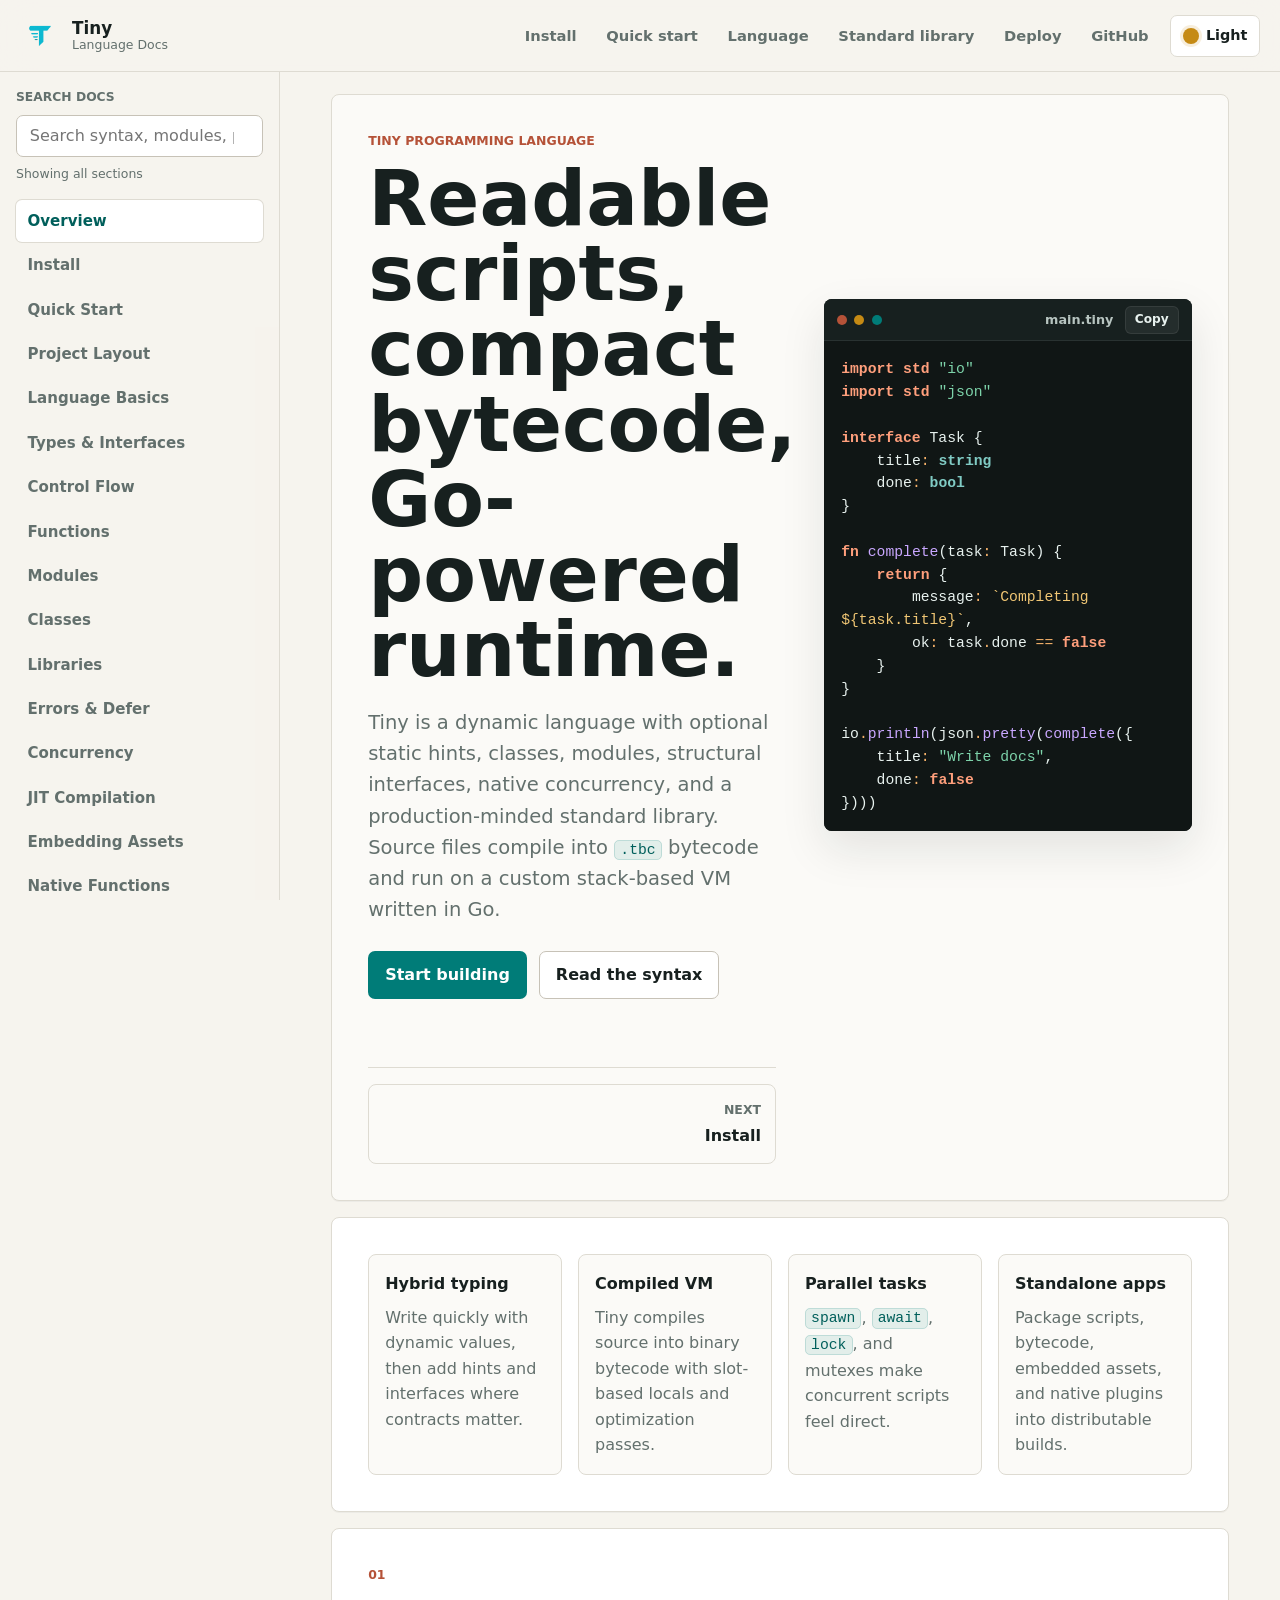
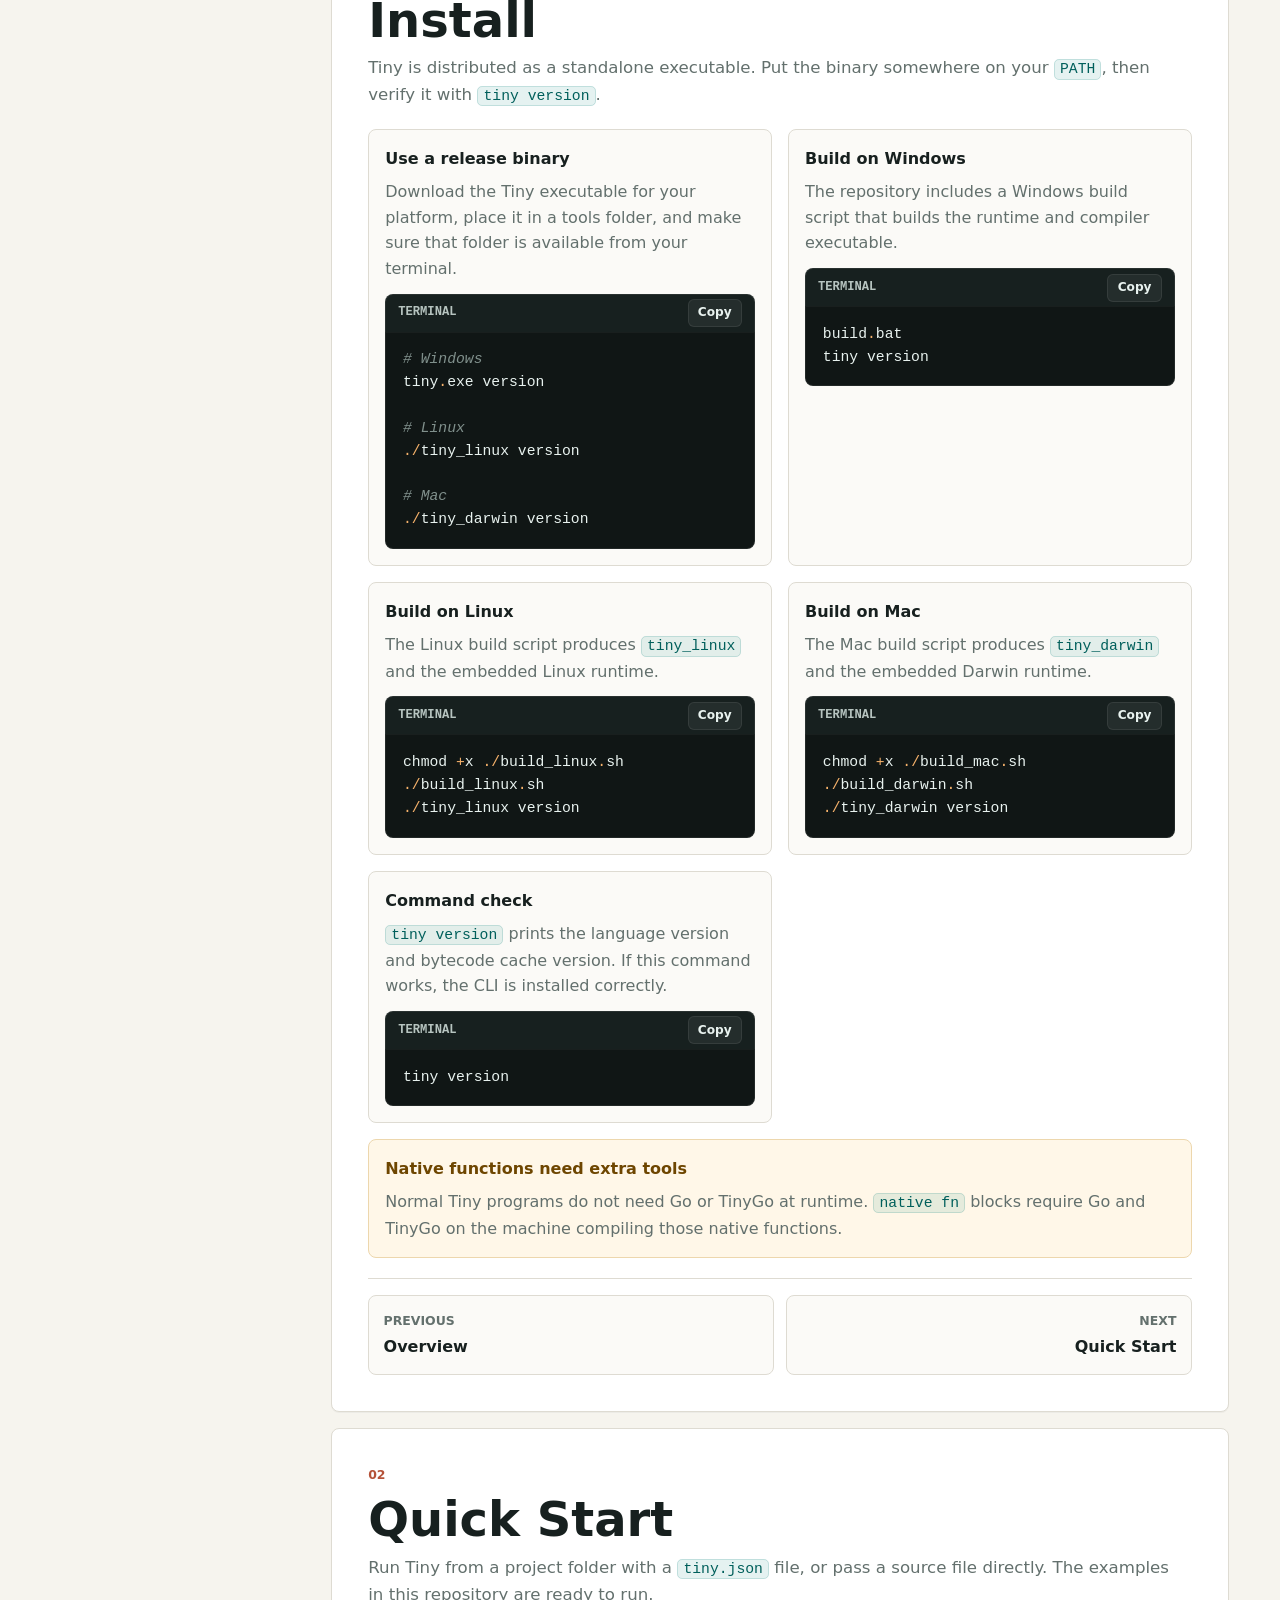
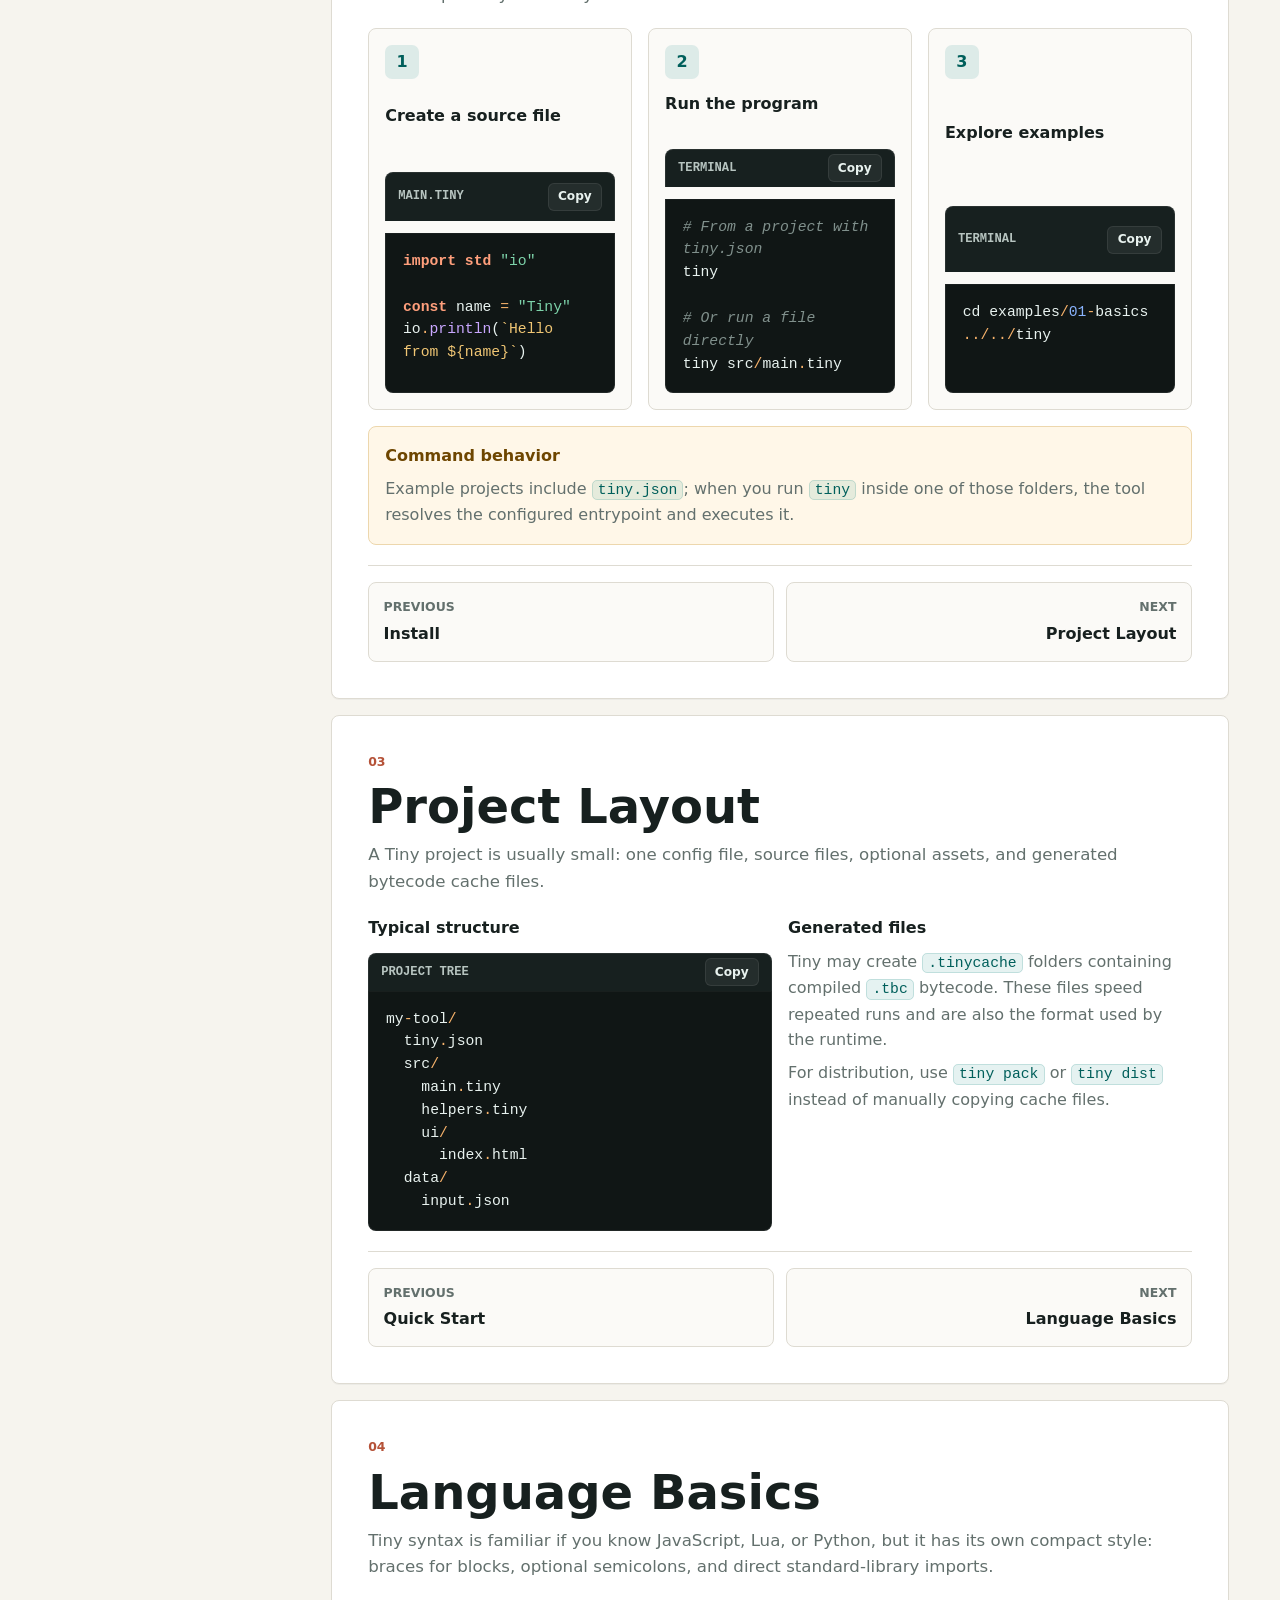
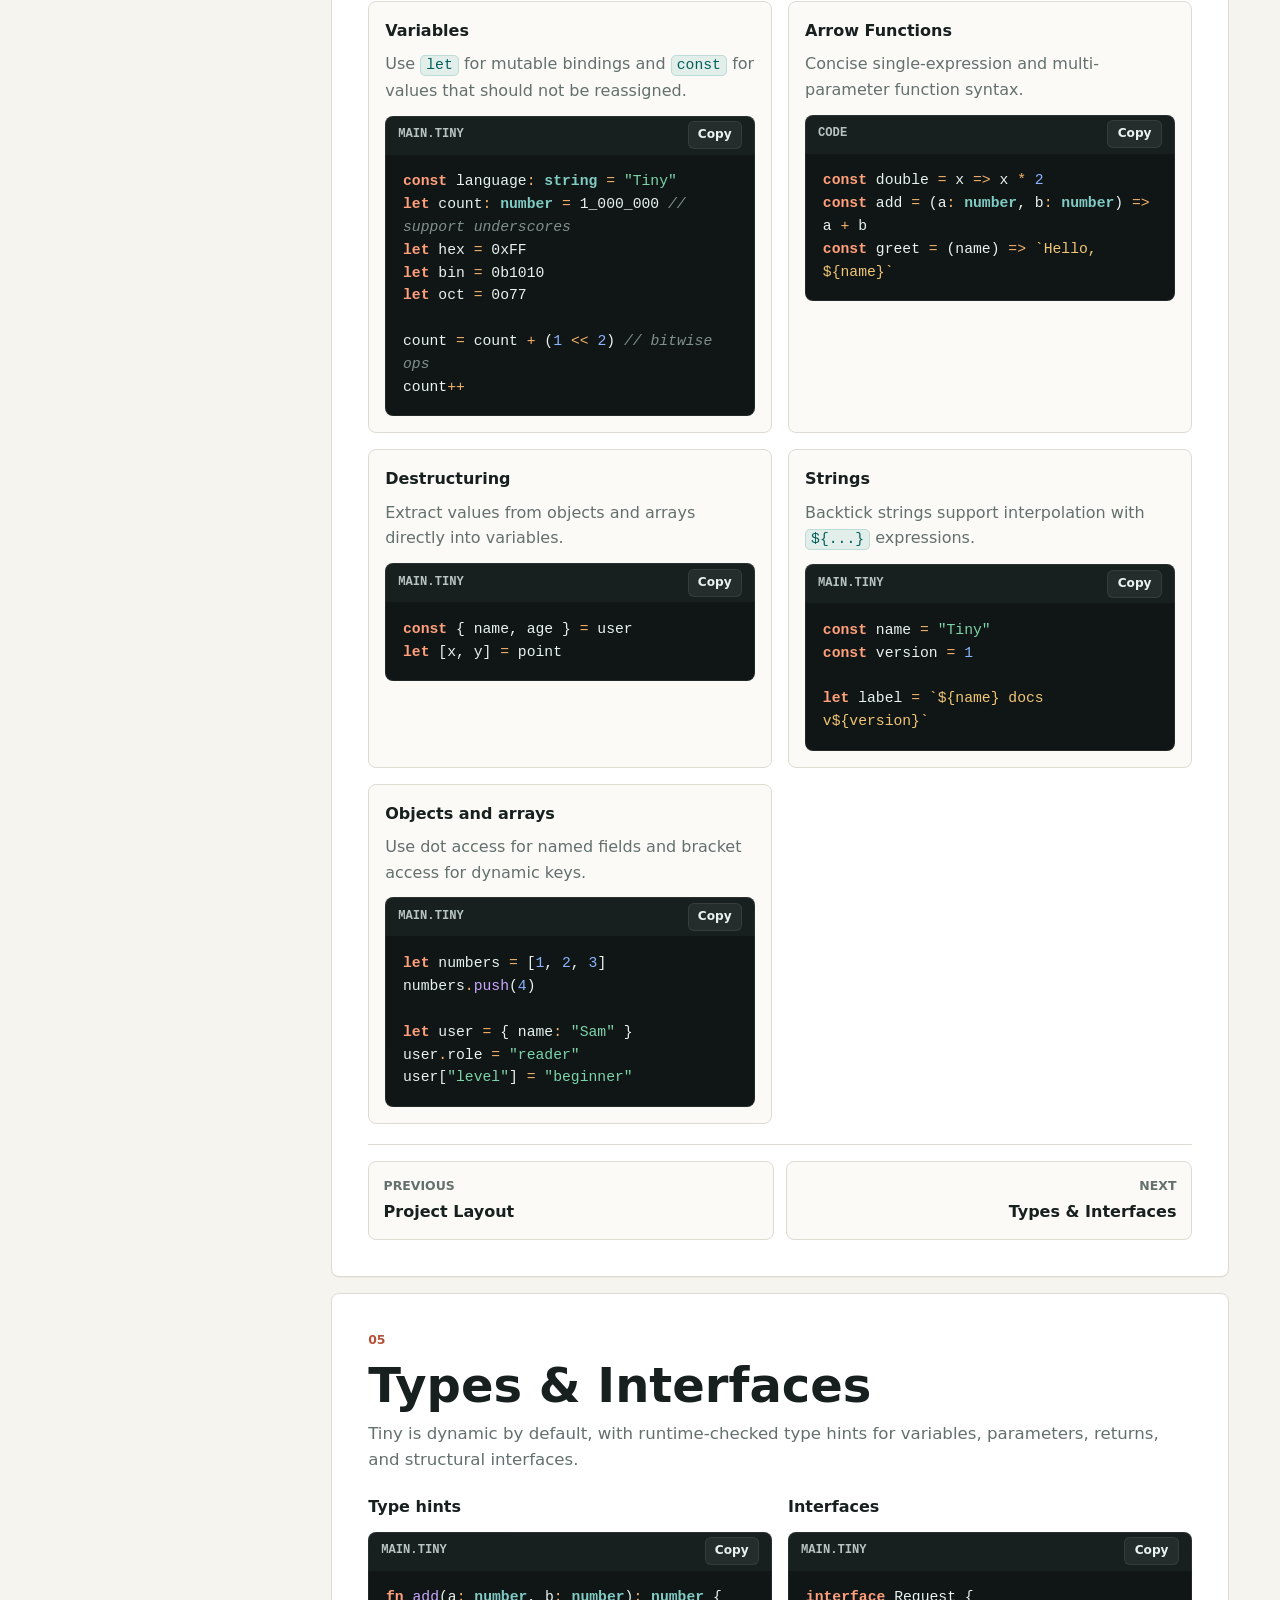
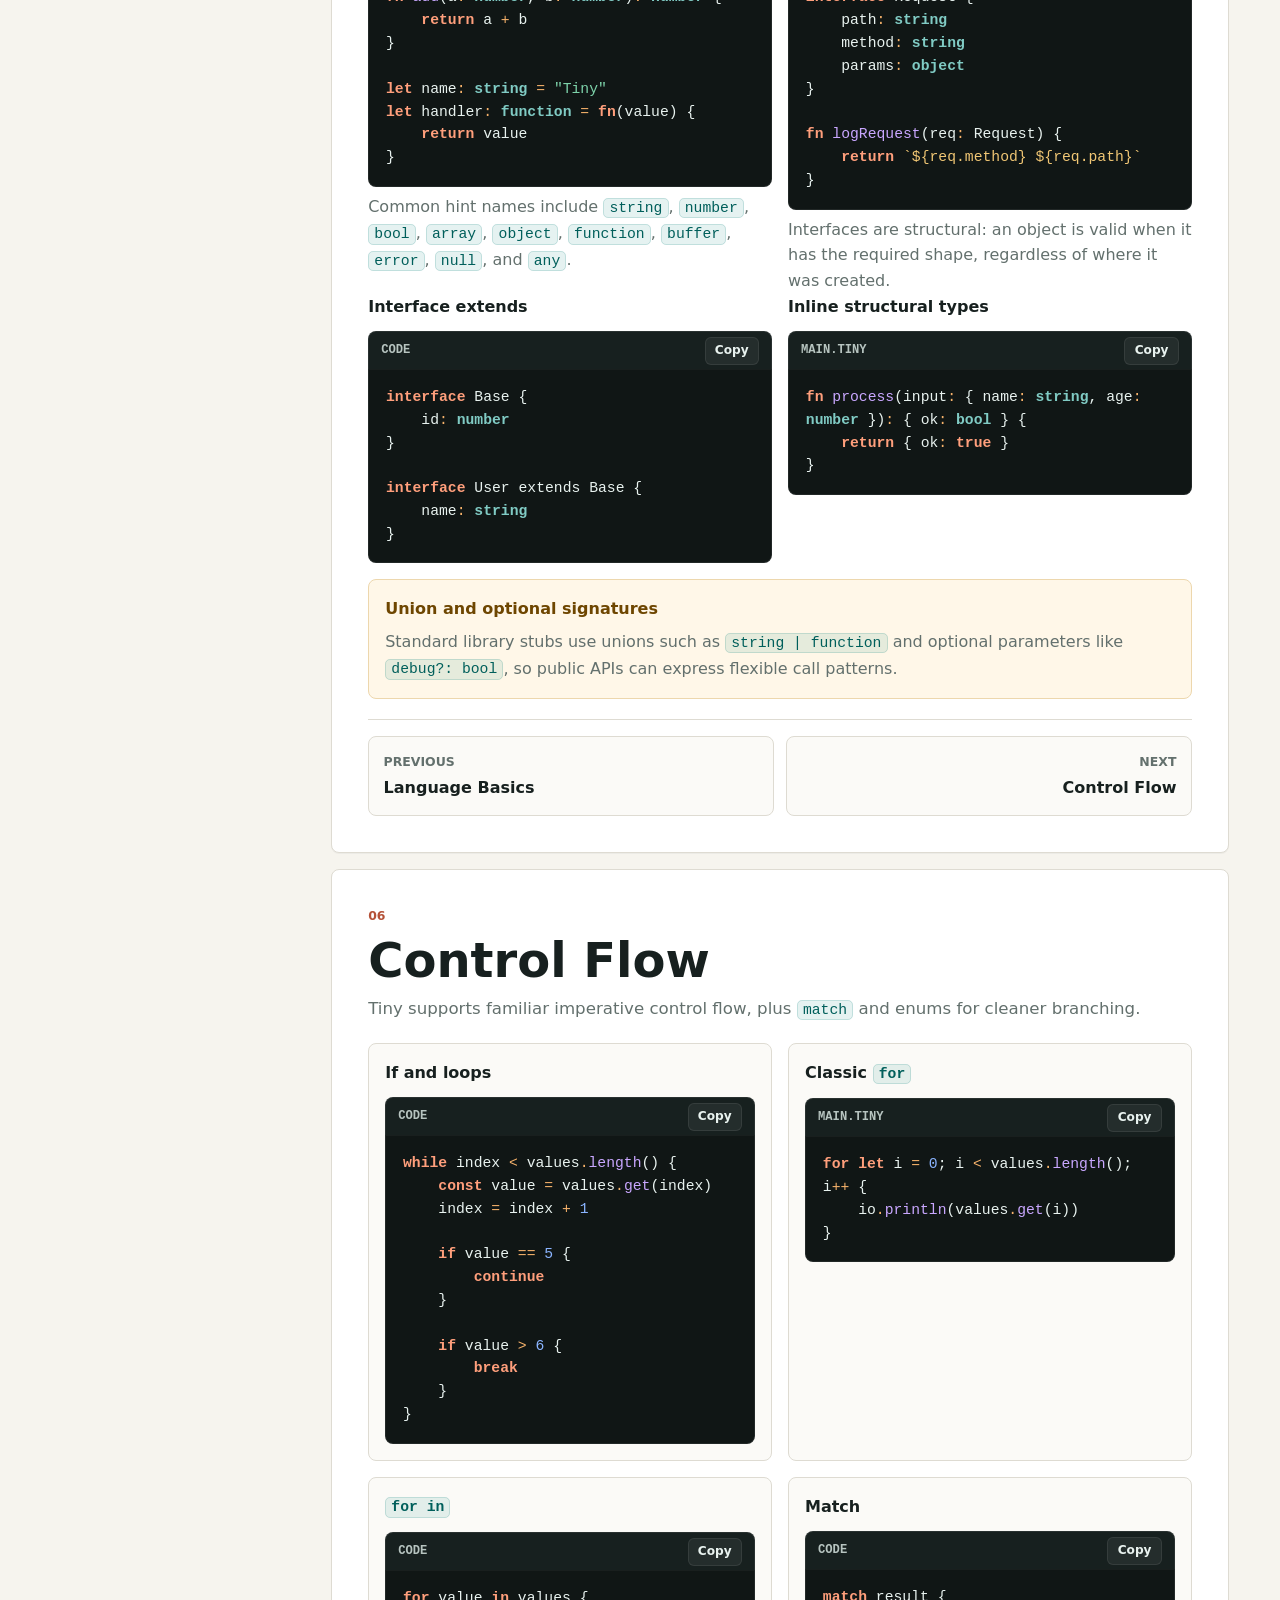
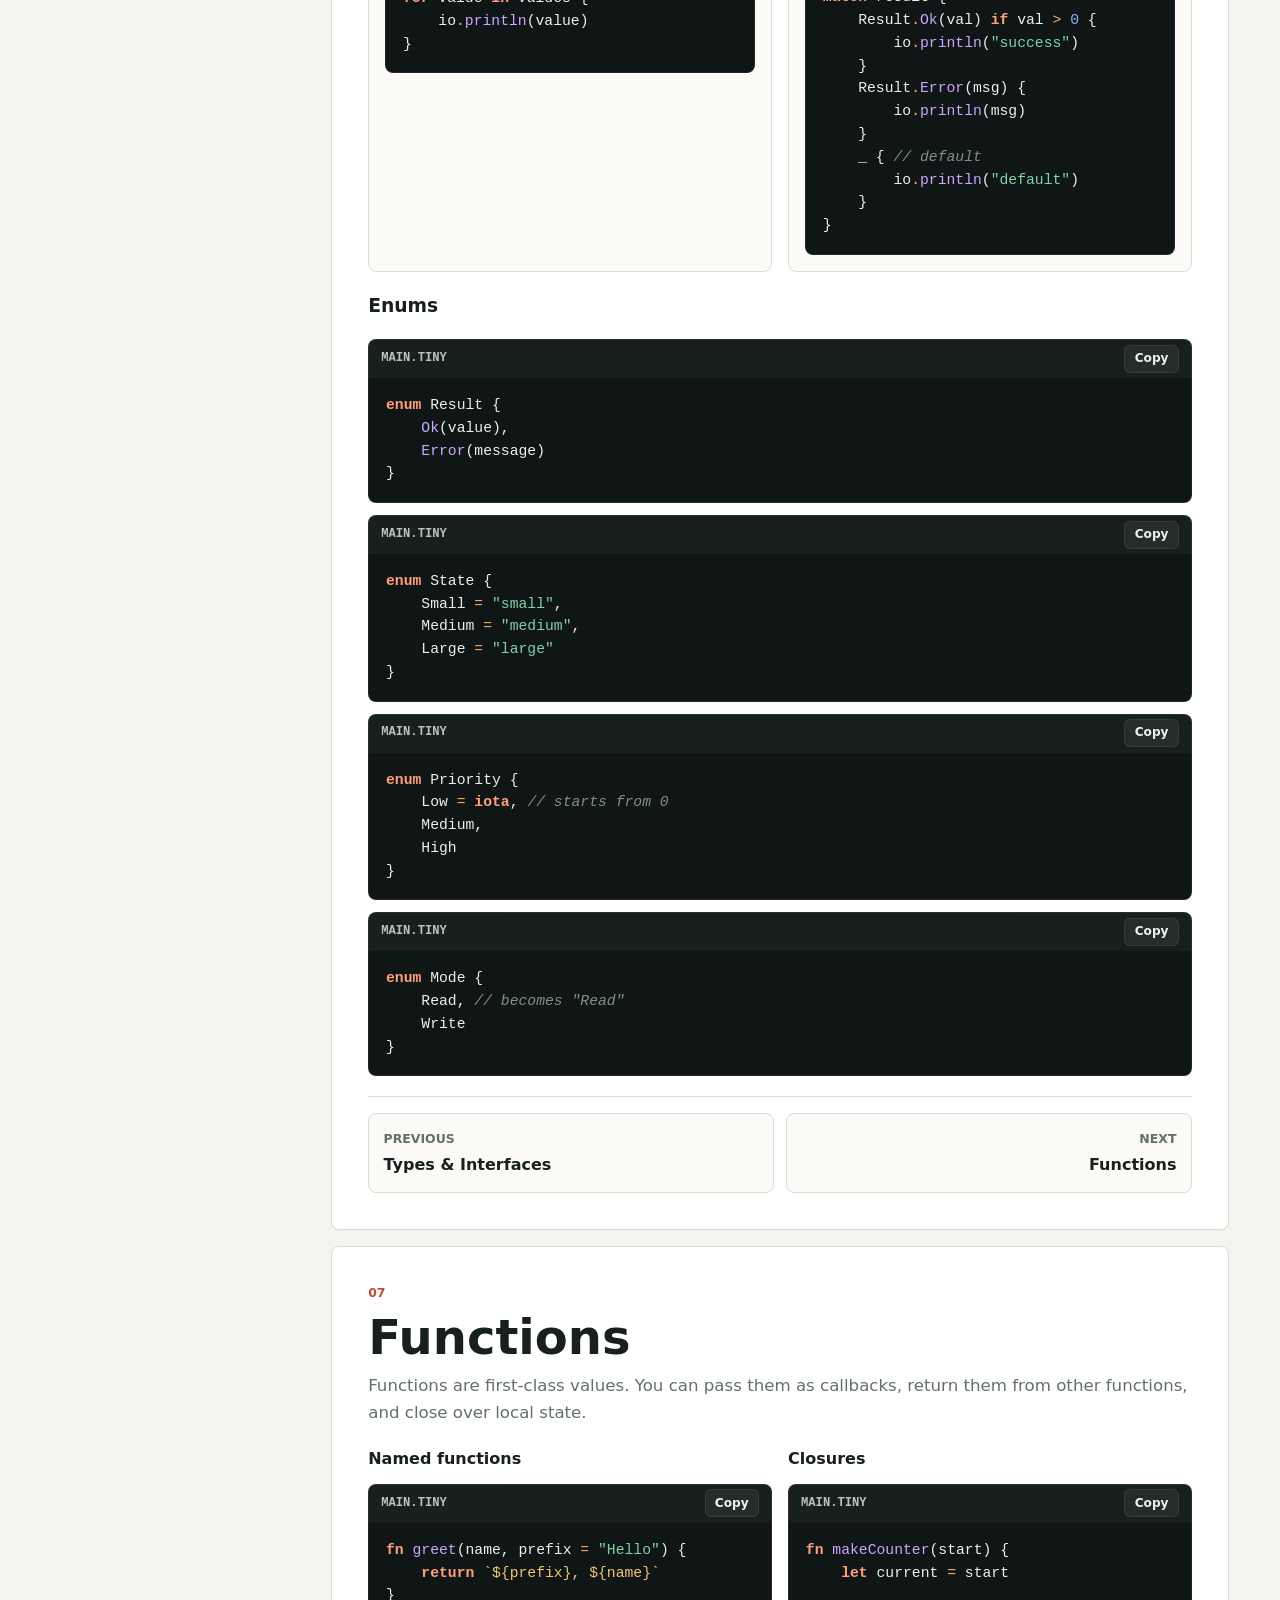
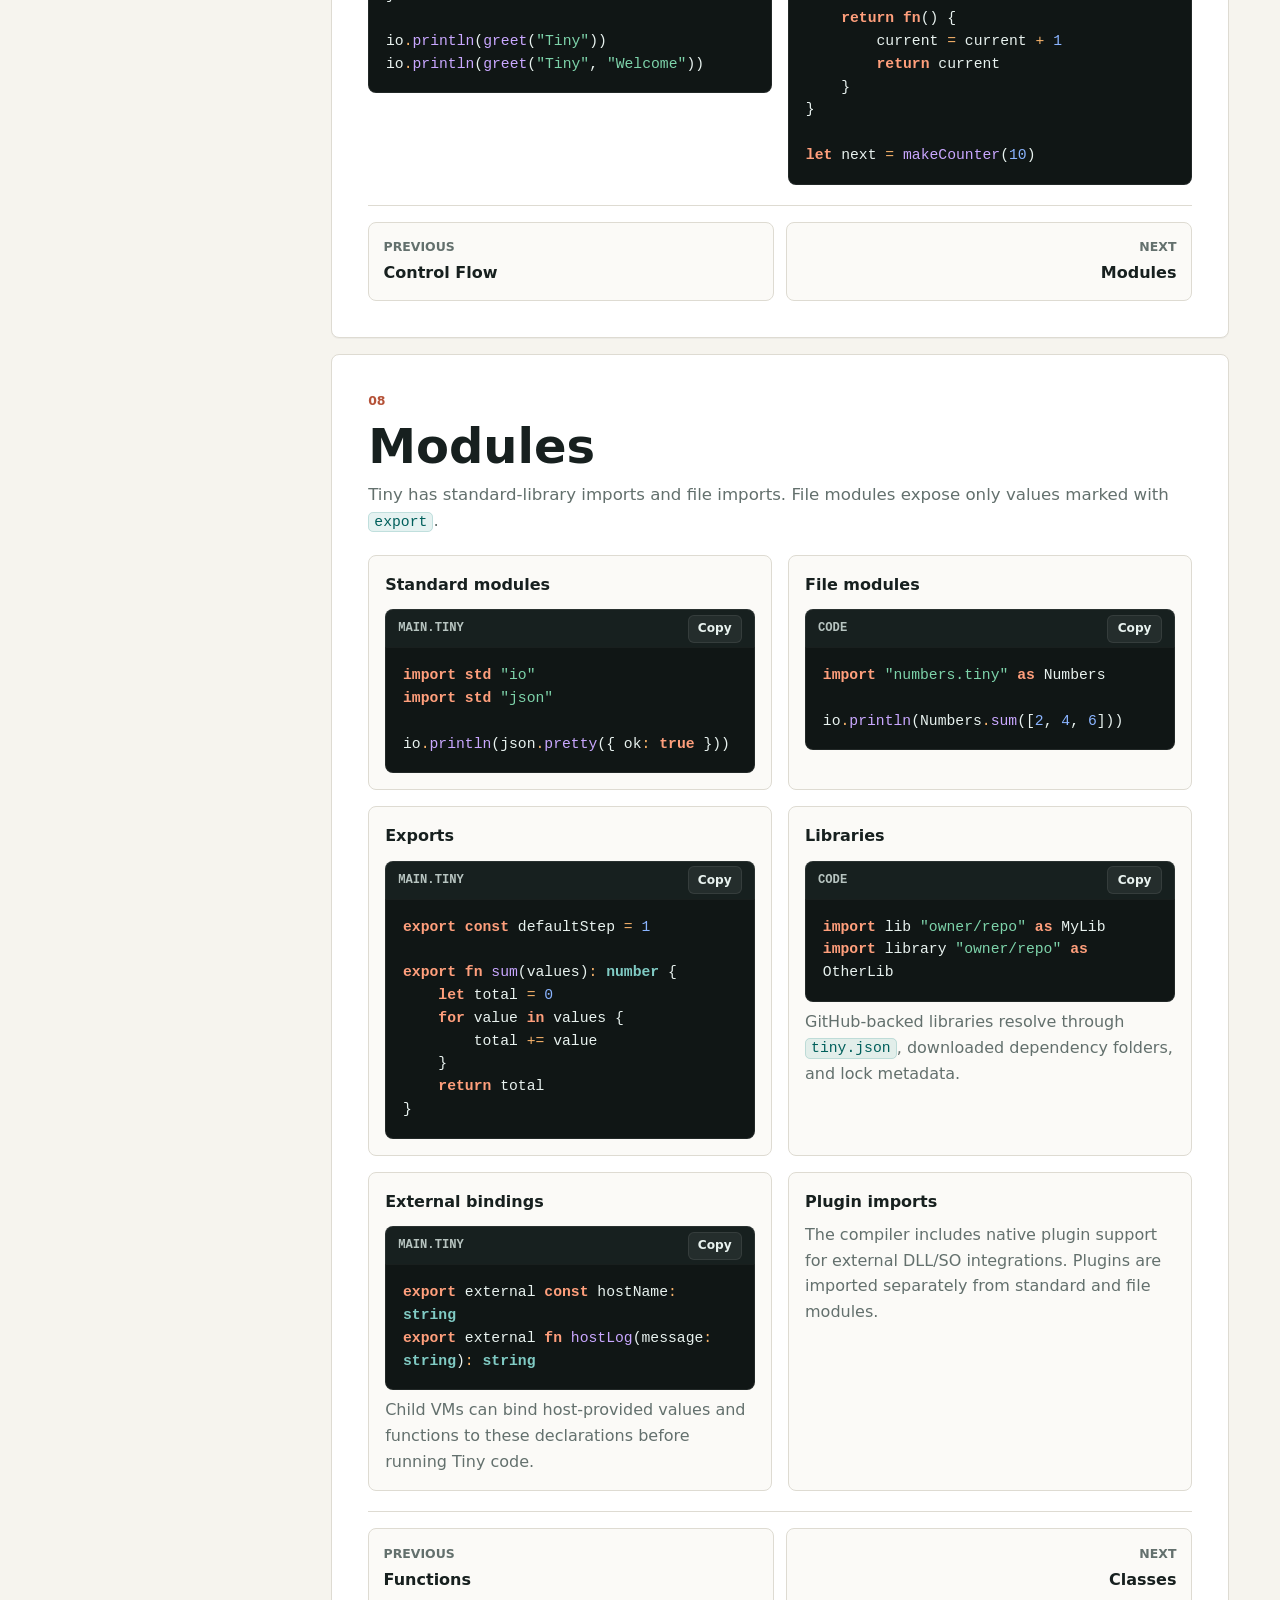
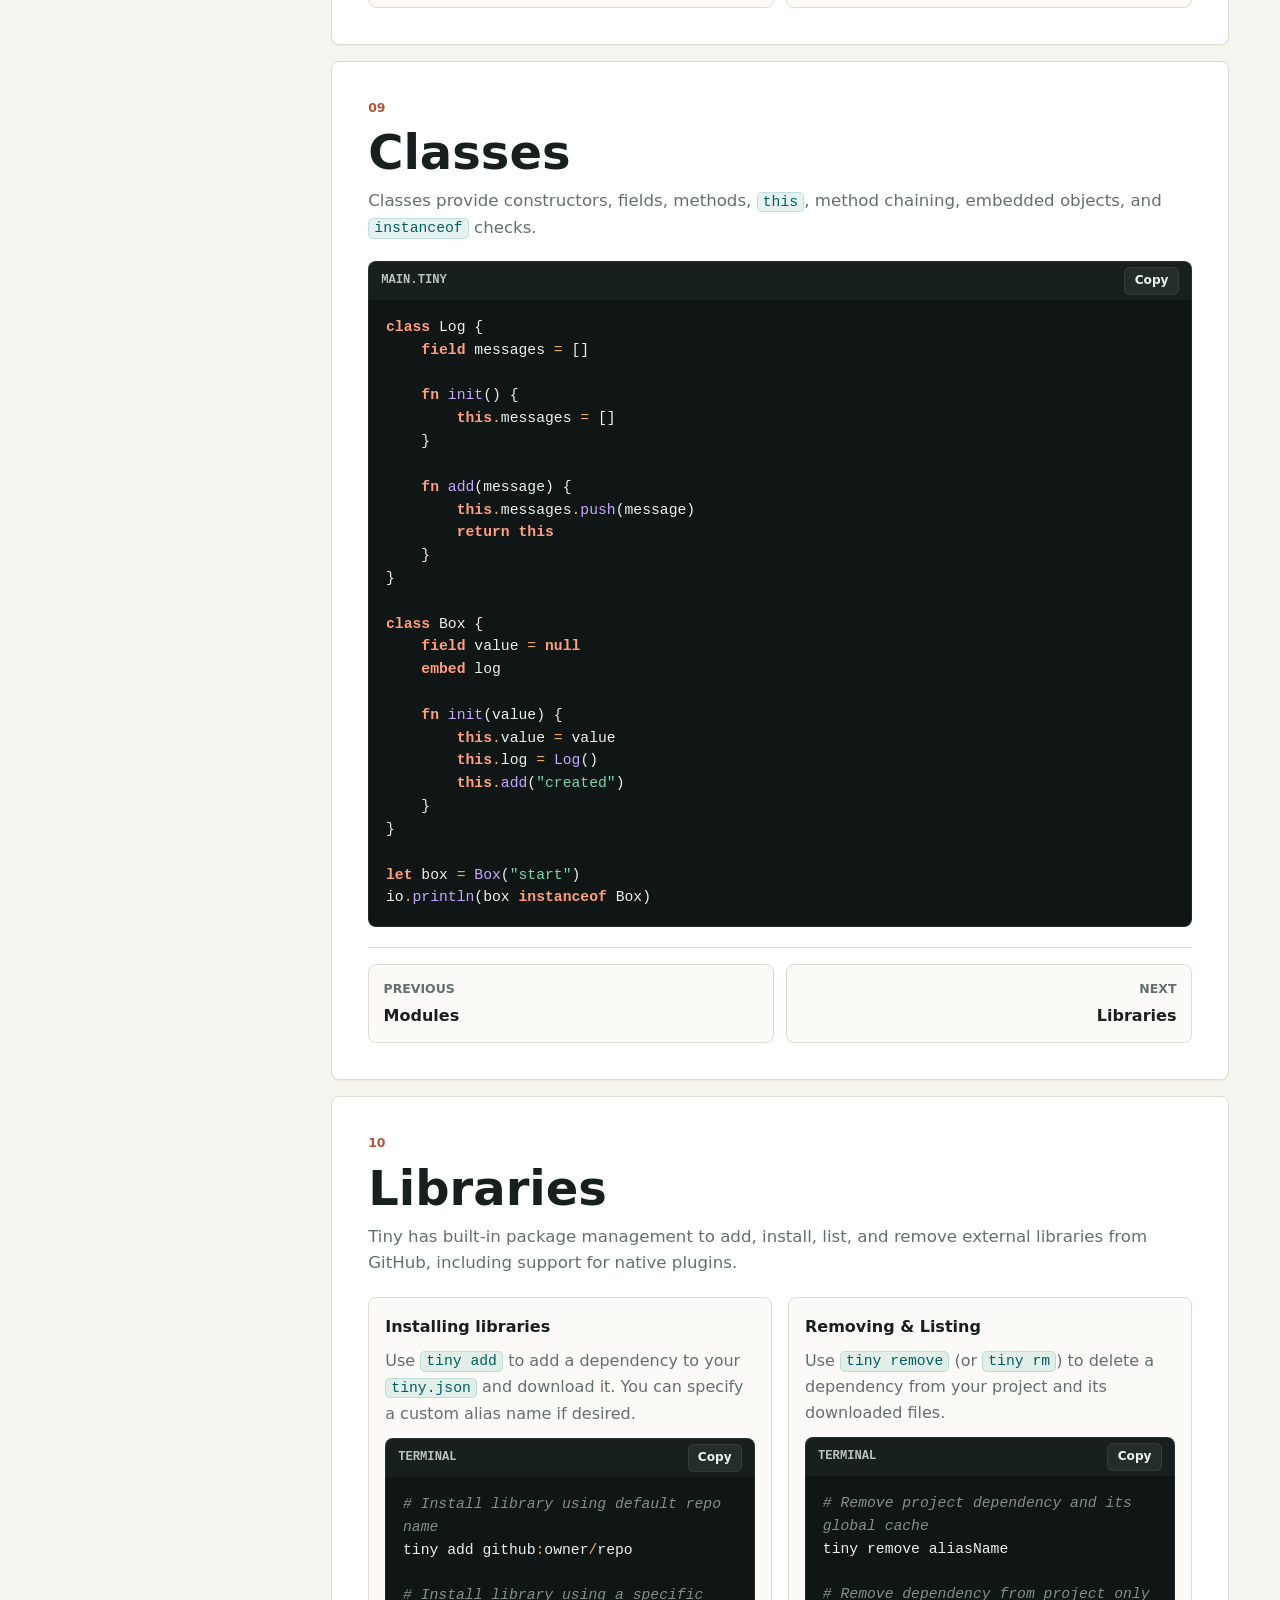
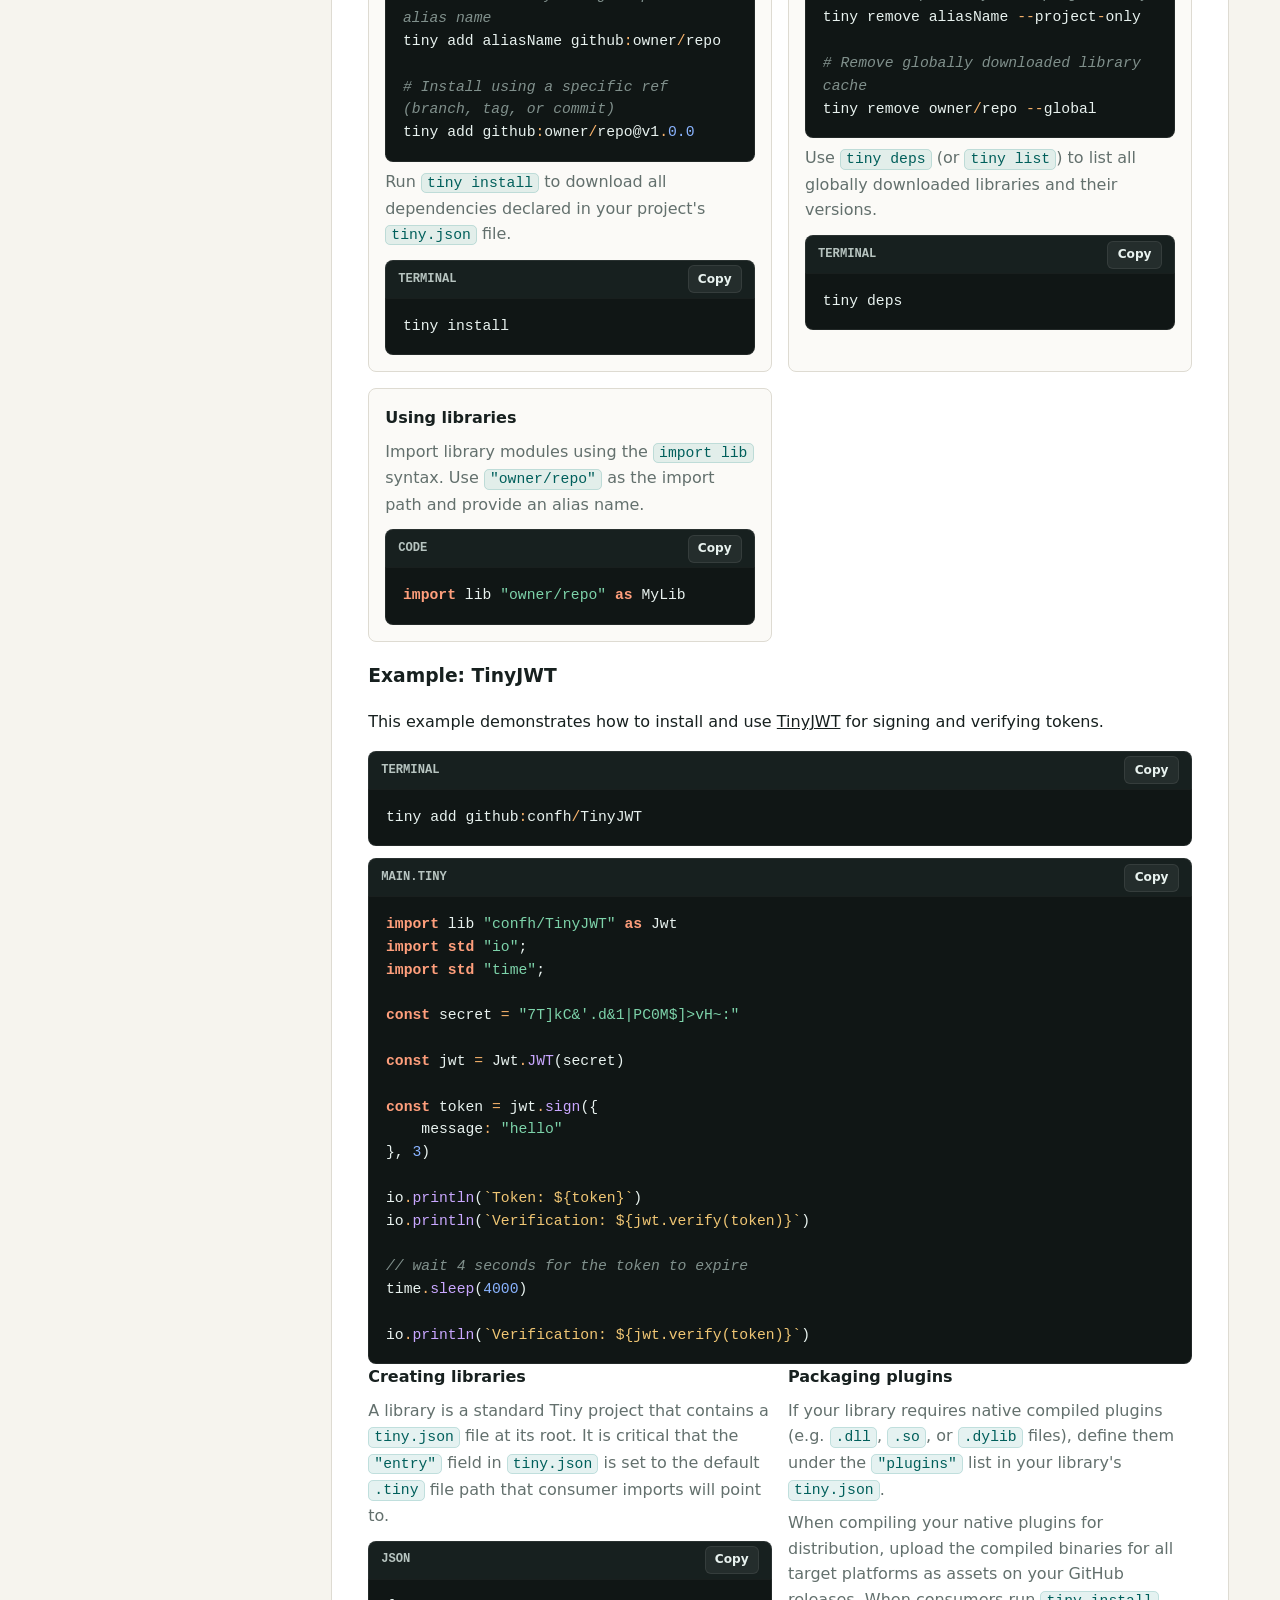
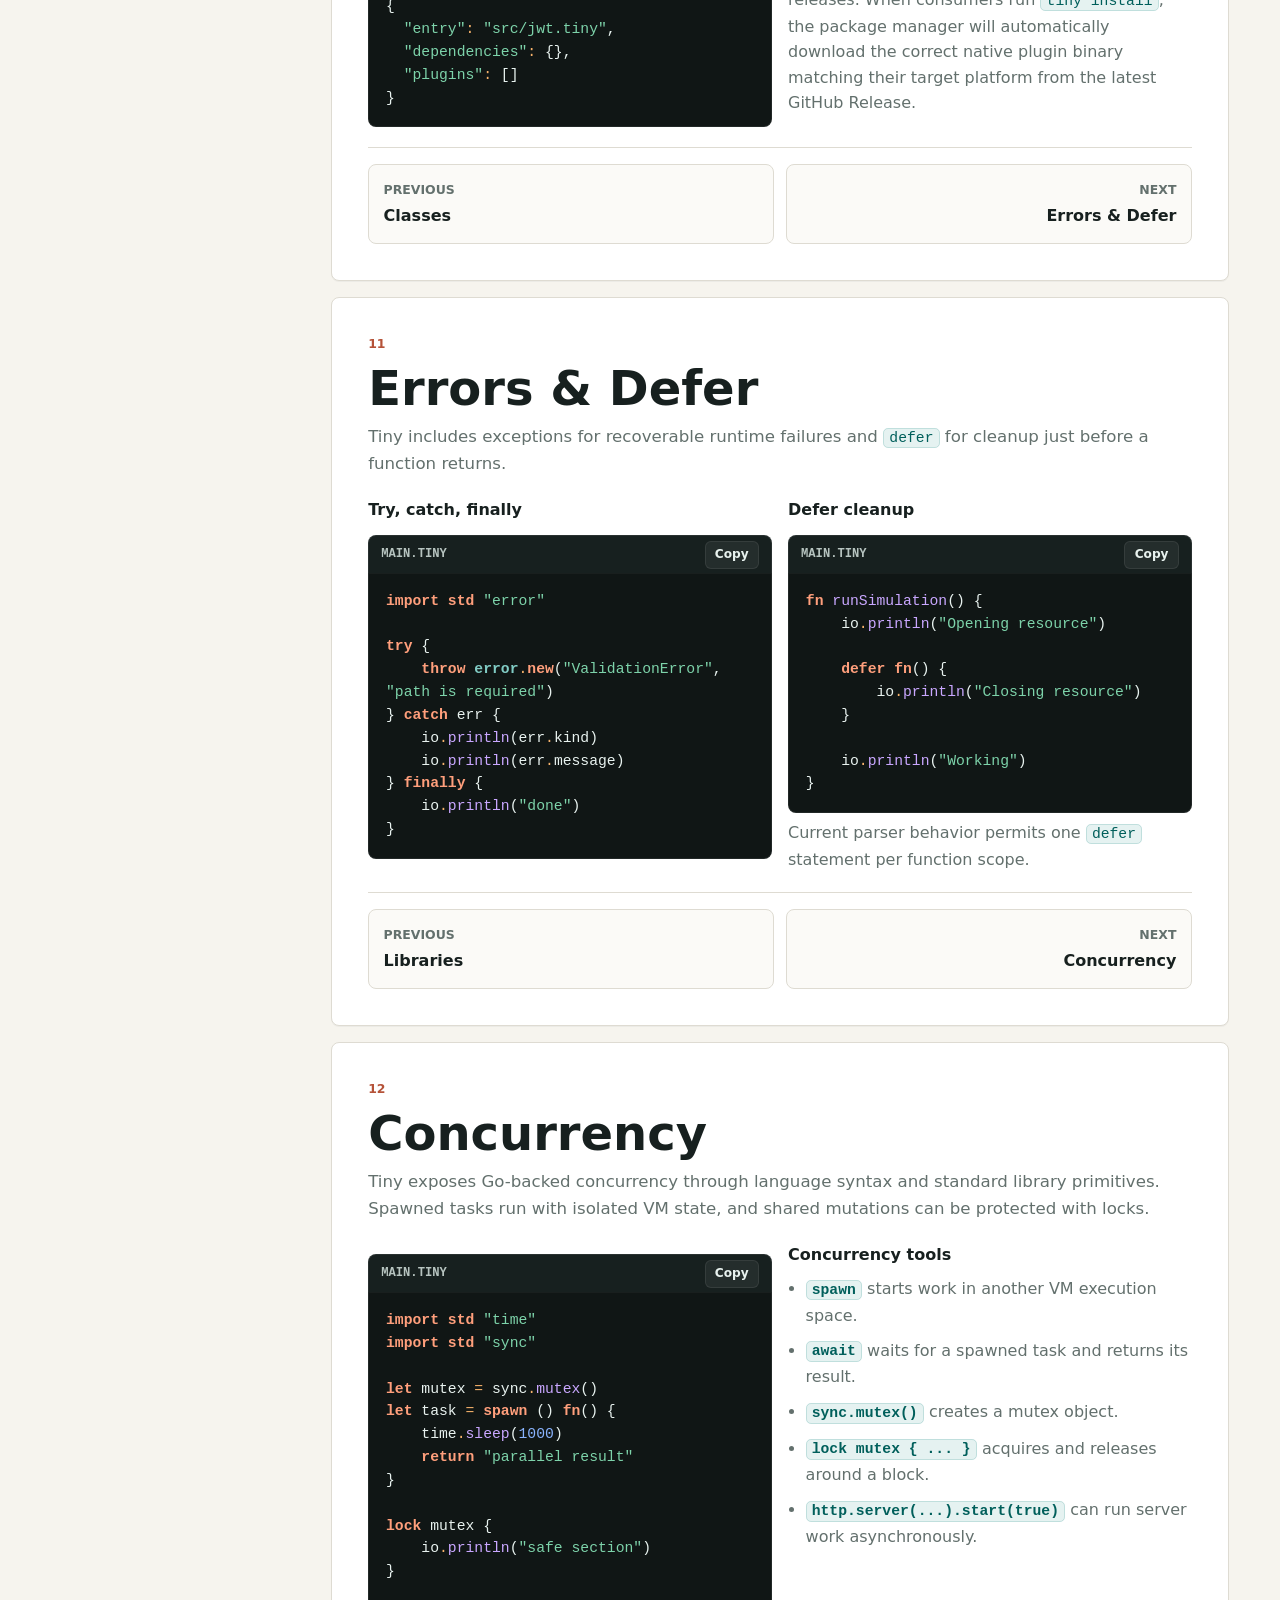
<file: docs/index.html>
<!doctype html>
<html lang="en">

<head>
  <meta charset="utf-8">
  <meta name="viewport" content="width=device-width, initial-scale=1">
  <meta name="description"
    content="Tiny programming language documentation: syntax, bytecode VM, standard library, modules, classes, concurrency, packaging, and native Go functions.">
  <meta name="color-scheme" content="dark light">
  <meta name="theme-color" content="#0d1413">
  <title>Tiny Language Docs</title>
  <link rel="icon" href="assets/tiny.png">
  <link rel="stylesheet" href="styles.css">
</head>

<body>
  <a class="skip-link" href="#content">Skip to content</a>

  <header class="topbar">
    <a class="brand" href="#overview" aria-label="Tiny documentation home">
      <img src="assets/tiny.png" alt="" width="40" height="40">
      <span>
        <strong>Tiny</strong>
        <small>Language Docs</small>
      </span>
    </a>

    <div class="top-actions">
      <nav class="top-links" aria-label="Primary">
        <a href="#install">Install</a>
        <a href="#quick-start">Quick start</a>
        <a href="#language">Language</a>
        <a href="#stdlib">Standard library</a>
        <a href="#deploy">Deploy</a>
        <a href="https://github.com/confh/Tiny" target="_blank" rel="noopener noreferrer">GitHub</a>
      </nav>

      <button class="theme-toggle" type="button" aria-label="Switch to light mode" aria-pressed="true">
        <span class="theme-icon" aria-hidden="true"></span>
        <span class="theme-label">Dark</span>
      </button>

      <button class="nav-toggle" type="button" aria-controls="sidebar" aria-expanded="false"
        aria-label="Open documentation navigation">
        <span></span>
        <span></span>
        <span></span>
      </button>
    </div>
  </header>

  <div class="layout">
    <aside class="sidebar" id="sidebar">
      <label class="search">
        <span>Search docs</span>
        <input id="doc-search" type="search" placeholder="Search syntax, modules, pack..." autocomplete="off">
        <small id="search-status" aria-live="polite">Showing all sections</small>
      </label>

      <nav class="sidebar-nav" aria-label="Documentation">
        <a href="#overview">Overview</a>
        <a href="#install">Install</a>
        <a href="#quick-start">Quick Start</a>
        <a href="#project-layout">Project Layout</a>
        <a href="#language">Language Basics</a>
        <a href="#types">Types & Interfaces</a>
        <a href="#control-flow">Control Flow</a>
        <a href="#functions">Functions</a>
        <a href="#modules">Modules</a>
        <a href="#classes">Classes</a>
        <a href="#libraries">Libraries</a>
        <a href="#errors">Errors & Defer</a>
        <a href="#concurrency">Concurrency</a>
        <a href="#jit">JIT Compilation</a>
        <a href="#embedding">Embedding Assets</a>
        <a href="#native-functions">Native Functions</a>
        <a href="#stdlib">Standard Library</a>
        <a href="#examples">Examples</a>
        <a href="#plugin-development">Plugin Development</a>
        <a href="#runtime-model">Runtime Model</a>
        <a href="#gotchas">Gotchas</a>
        <a href="#deploy">Packaging & Deploy</a>
        <a href="#lsp">Editor Support</a>
      </nav>
    </aside>

    <main id="content" class="content">
      <section class="hero doc-section" id="overview"
        data-search="overview bytecode virtual machine scripting go concurrent documentation">
        <div class="hero-copy">
          <p class="eyebrow">Tiny Programming Language</p>
          <h1>Readable scripts, compact bytecode, Go-powered runtime.</h1>
          <p class="lede">Tiny is a dynamic language with optional static hints, classes, modules, structural
            interfaces, native concurrency, and a production-minded standard library. Source files compile into `.tbc`
            bytecode and run on a custom stack-based VM written in Go.</p>
          <div class="hero-actions">
            <a class="button primary" href="#quick-start">Start building</a>
            <a class="button secondary" href="#language">Read the syntax</a>
          </div>
        </div>

        <div class="hero-panel" aria-label="Tiny example">
          <div class="panel-head">
            <span></span>
            <span></span>
            <span></span>
            <strong>main.tiny</strong>
          </div>
          <pre><code>import std "io"
import std "json"

interface Task {
    title: string
    done: bool
}

fn complete(task: Task) {
    return {
        message: `Completing ${task.title}`,
        ok: task.done == false
    }
}

io.println(json.pretty(complete({
    title: "Write docs",
    done: false
})))</code></pre>
        </div>
      </section>

      <section class="doc-section compact-grid"
        data-search="features concurrency packaging standard library native functions lsp">
        <article class="feature">
          <strong>Hybrid typing</strong>
          <p>Write quickly with dynamic values, then add hints and interfaces where contracts matter.</p>
        </article>
        <article class="feature">
          <strong>Compiled VM</strong>
          <p>Tiny compiles source into binary bytecode with slot-based locals and optimization passes.</p>
        </article>
        <article class="feature">
          <strong>Parallel tasks</strong>
          <p>`spawn`, `await`, `lock`, and mutexes make concurrent scripts feel direct.</p>
        </article>
        <article class="feature">
          <strong>Standalone apps</strong>
          <p>Package scripts, bytecode, embedded assets, and native plugins into distributable builds.</p>
        </article>
      </section>

      <section class="doc-section" id="install"
        data-search="install build from source windows linux go version tiny version path release verify">
        <div class="section-heading">
          <p class="eyebrow">01</p>
          <h2>Install</h2>
          <p>Tiny is distributed as a standalone executable. Put the binary somewhere on your `PATH`, then verify it
            with `tiny version`.</p>
        </div>

        <div class="reference-grid">
          <article>
            <h3>Use a release binary</h3>
            <p>Download the Tiny executable for your platform, place it in a tools folder, and make sure that folder is
              available from your terminal.</p>
            <pre data-code-label="terminal"><code># Windows
tiny.exe version

# Linux
./tiny_linux version

# Mac
./tiny_darwin version</code></pre>
          </article>

          <article>
            <h3>Build on Windows</h3>
            <p>The repository includes a Windows build script that builds the runtime and compiler executable.</p>
            <pre data-code-label="terminal"><code>build.bat
tiny version</code></pre>
          </article>

          <article>
            <h3>Build on Linux</h3>
            <p>The Linux build script produces `tiny_linux` and the embedded Linux runtime.</p>
            <pre data-code-label="terminal"><code>chmod +x ./build_linux.sh
./build_linux.sh
./tiny_linux version</code></pre>
          </article>
          <article>
            <h3>Build on Mac</h3>
            <p>The Mac build script produces `tiny_darwin` and the embedded Darwin runtime.</p>
            <pre data-code-label="terminal"><code>chmod +x ./build_mac.sh
./build_darwin.sh
./tiny_darwin version</code></pre>
          </article>

          <article>
            <h3>Command check</h3>
            <p>`tiny version` prints the language version and bytecode cache version. If this command works, the CLI
              is
              installed correctly.</p>
            <pre data-code-label="terminal"><code>tiny version</code></pre>
          </article>
        </div>

        <div class="note">
          <strong>Native functions need extra tools</strong>
          <p>Normal Tiny programs do not need Go or TinyGo at runtime. `native fn` blocks require Go and TinyGo on the
            machine compiling those native functions.</p>
        </div>
      </section>

      <section class="doc-section" id="quick-start" data-search="quick start install run tiny json source command">
        <div class="section-heading">
          <p class="eyebrow">02</p>
          <h2>Quick Start</h2>
          <p>Run Tiny from a project folder with a `tiny.json` file, or pass a source file directly. The examples in
            this repository are ready to run.</p>
        </div>

        <div class="steps">
          <article>
            <span>1</span>
            <h3>Create a source file</h3>
            <pre><code>import std "io"

const name = "Tiny"
io.println(`Hello from ${name}`)</code></pre>
          </article>
          <article>
            <span>2</span>
            <h3>Run the program</h3>
            <pre><code># From a project with tiny.json
tiny

# Or run a file directly
tiny src/main.tiny</code></pre>
          </article>
          <article>
            <span>3</span>
            <h3>Explore examples</h3>
            <pre><code>cd examples/01-basics
../../tiny</code></pre>
          </article>
        </div>

        <div class="note">
          <strong>Command behavior</strong>
          <p>Example projects include `tiny.json`; when you run `tiny` inside one of those folders, the tool resolves
            the configured entrypoint and executes it.</p>
        </div>
      </section>

      <section class="doc-section" id="project-layout" data-search="project layout tiny json src cache tbc examples">
        <div class="section-heading">
          <p class="eyebrow">03</p>
          <h2>Project Layout</h2>
          <p>A Tiny project is usually small: one config file, source files, optional assets, and generated bytecode
            cache files.</p>
        </div>

        <div class="split">
          <div>
            <h3>Typical structure</h3>
            <pre><code>my-tool/
  tiny.json
  src/
    main.tiny
    helpers.tiny
    ui/
      index.html
  data/
    input.json</code></pre>
          </div>
          <div>
            <h3>Generated files</h3>
            <p>Tiny may create `.tinycache` folders containing compiled `.tbc` bytecode. These files speed repeated runs
              and are also the format used by the runtime.</p>
            <p>For distribution, use `tiny pack` or `tiny dist` instead of manually copying cache files.</p>
          </div>
        </div>
      </section>

      <section class="doc-section" id="language"
        data-search="language basics let const strings arrays objects interpolation typeof operators bitwise destructuring arrow functions hex binary octal">
        <div class="section-heading">
          <p class="eyebrow">04</p>
          <h2>Language Basics</h2>
          <p>Tiny syntax is familiar if you know JavaScript, Lua, or Python, but it has its own compact style: braces
            for blocks, optional semicolons, and direct standard-library imports.</p>
        </div>

        <div class="reference-grid">
          <article>
            <h3>Variables</h3>
            <p>Use `let` for mutable bindings and `const` for values that should not be reassigned.</p>
            <pre><code>const language: string = "Tiny"
let count: number = 1_000_000 // support underscores
let hex = 0xFF
let bin = 0b1010
let oct = 0o77

count = count + (1 << 2) // bitwise ops
count++</code></pre>
          </article>

          <article>
            <h3>Arrow Functions</h3>
            <p>Concise single-expression and multi-parameter function syntax.</p>
            <pre><code>const double = x => x * 2
const add = (a: number, b: number) => a + b
const greet = (name) => `Hello, ${name}`</code></pre>
          </article>

          <article>
            <h3>Destructuring</h3>
            <p>Extract values from objects and arrays directly into variables.</p>
            <pre><code>const { name, age } = user
let [x, y] = point</code></pre>
          </article>

          <article>
            <h3>Strings</h3>
            <p>Backtick strings support interpolation with `${...}` expressions.</p>
            <pre><code>const name = "Tiny"
const version = 1

let label = `${name} docs v${version}`</code></pre>
          </article>

          <article>
            <h3>Objects and arrays</h3>
            <p>Use dot access for named fields and bracket access for dynamic keys.</p>
            <pre><code>let numbers = [1, 2, 3]
numbers.push(4)

let user = { name: "Sam" }
user.role = "reader"
user["level"] = "beginner"</code></pre>
          </article>
        </div>
      </section>

      <section class="doc-section" id="types"
        data-search="types hints interface structural validation union optional any string number bool object array function extends inline">
        <div class="section-heading">
          <p class="eyebrow">05</p>
          <h2>Types & Interfaces</h2>
          <p>Tiny is dynamic by default, with runtime-checked type hints for variables, parameters, returns, and
            structural interfaces.</p>
        </div>

        <div class="split">
          <div>
            <h3>Type hints</h3>
            <pre><code>fn add(a: number, b: number): number {
    return a + b
}

let name: string = "Tiny"
let handler: function = fn(value) {
    return value
}</code></pre>
            <p>Common hint names include `string`, `number`, `bool`, `array`, `object`, `function`, `buffer`, `error`,
              `null`, and `any`.</p>
          </div>

          <div>
            <h3>Interfaces</h3>
            <pre><code>interface Request {
    path: string
    method: string
    params: object
}

fn logRequest(req: Request) {
    return `${req.method} ${req.path}`
}</code></pre>
            <p>Interfaces are structural: an object is valid when it has the required shape, regardless of where it was
              created.</p>
          </div>
        </div>

        <div class="split">
          <div>
            <h3>Interface extends</h3>
            <pre><code>interface Base {
    id: number
}

interface User extends Base {
    name: string
}</code></pre>
          </div>

          <div>
            <h3>Inline structural types</h3>
            <pre><code>fn process(input: { name: string, age: number }): { ok: bool } {
    return { ok: true }
}</code></pre>
          </div>
        </div>

        <div class="note">
          <strong>Union and optional signatures</strong>
          <p>Standard library stubs use unions such as `string | function` and optional parameters like `debug?: bool`,
            so public APIs can express flexible call patterns.</p>
        </div>
      </section>

      <section class="doc-section" id="control-flow"
        data-search="control flow if else while for for in break continue ternary match enum iota">
        <div class="section-heading">
          <p class="eyebrow">06</p>
          <h2>Control Flow</h2>
          <p>Tiny supports familiar imperative control flow, plus `match` and enums for cleaner branching.</p>
        </div>

        <div class="reference-grid">
          <article>
            <h3>If and loops</h3>
            <pre><code>while index < values.length() {
    const value = values.get(index)
    index = index + 1

    if value == 5 {
        continue
    }

    if value > 6 {
        break
    }
}</code></pre>
          </article>
          <article>
            <h3>Classic `for`</h3>
            <pre><code>for let i = 0; i < values.length(); i++ {
    io.println(values.get(i))
}</code></pre>
          </article>
          <article>
            <h3>`for in`</h3>
            <pre><code>for value in values {
    io.println(value)
}</code></pre>
          </article>
          <article>
            <h3>Match</h3>
            <pre><code>match result {
    Result.Ok(val) if val > 0 {
        io.println("success")
    }
    Result.Error(msg) {
        io.println(msg)
    }
    _ { // default
        io.println("default")
    }
}</code></pre>
          </article>
        </div>

        <h3>Enums</h3>
        <pre><code>enum Result {
    Ok(value),
    Error(message)
}</code></pre>
        <pre><code>enum State {
    Small = "small",
    Medium = "medium",
    Large = "large"
}</code></pre>
        <pre><code>enum Priority {
    Low = iota, // starts from 0
    Medium,
    High
}</code></pre>
        <pre><code>enum Mode {
    Read, // becomes "Read"
    Write
}</code></pre>
      </section>

      <section class="doc-section" id="functions"
        data-search="functions fn default parameters callbacks closures anonymous rest spread return">
        <div class="section-heading">
          <p class="eyebrow">07</p>
          <h2>Functions</h2>
          <p>Functions are first-class values. You can pass them as callbacks, return them from other functions, and
            close over local state.</p>
        </div>

        <div class="split">
          <div>
            <h3>Named functions</h3>
            <pre><code>fn greet(name, prefix = "Hello") {
    return `${prefix}, ${name}`
}

io.println(greet("Tiny"))
io.println(greet("Tiny", "Welcome"))</code></pre>
          </div>
          <div>
            <h3>Closures</h3>
            <pre><code>fn makeCounter(start) {
    let current = start

    return fn() {
        current = current + 1
        return current
    }
}

let next = makeCounter(10)</code></pre>
          </div>
        </div>
      </section>

      <section class="doc-section" id="modules"
        data-search="modules import export std alias external private file plugin library">
        <div class="section-heading">
          <p class="eyebrow">08</p>
          <h2>Modules</h2>
          <p>Tiny has standard-library imports and file imports. File modules expose only values marked with `export`.
          </p>
        </div>

        <div class="reference-grid">
          <article>
            <h3>Standard modules</h3>
            <pre><code>import std "io"
import std "json"

io.println(json.pretty({ ok: true }))</code></pre>
          </article>
          <article>
            <h3>File modules</h3>
            <pre><code>import "numbers.tiny" as Numbers

io.println(Numbers.sum([2, 4, 6]))</code></pre>
          </article>
          <article>
            <h3>Exports</h3>
            <pre><code>export const defaultStep = 1

export fn sum(values): number {
    let total = 0
    for value in values {
        total += value
    }
    return total
}</code></pre>
          </article>
          <article>
            <h3>Libraries</h3>
            <pre><code>import lib "owner/repo" as MyLib
import library "owner/repo" as OtherLib</code></pre>
            <p>GitHub-backed libraries resolve through `tiny.json`, downloaded dependency folders, and lock metadata.</p>
          </article>
          <article>
            <h3>External bindings</h3>
            <pre><code>export external const hostName: string
export external fn hostLog(message: string): string</code></pre>
            <p>Child VMs can bind host-provided values and functions to these declarations before running Tiny code.</p>
          </article>
          <article>
            <h3>Plugin imports</h3>
            <p>The compiler includes native plugin support for external DLL/SO integrations. Plugins are imported
              separately from standard and file modules.</p>
          </article>
        </div>
      </section>

      <section class="doc-section" id="classes"
        data-search="classes class field method init this embed private instanceof chaining">
        <div class="section-heading">
          <p class="eyebrow">09</p>
          <h2>Classes</h2>
          <p>Classes provide constructors, fields, methods, `this`, method chaining, embedded objects, and `instanceof`
            checks.</p>
        </div>

        <pre><code>class Log {
    field messages = []

    fn init() {
        this.messages = []
    }

    fn add(message) {
        this.messages.push(message)
        return this
    }
}

class Box {
    field value = null
    embed log

    fn init(value) {
        this.value = value
        this.log = Log()
        this.add("created")
    }
}

let box = Box("start")
io.println(box instanceof Box)</code></pre>
      </section>

      <section class="doc-section" id="libraries"
        data-search="libraries package install remove list deps TinyJWT Jwt plugins package manager tiny.json dependency entry">
        <div class="section-heading">
          <p class="eyebrow">10</p>
          <h2>Libraries</h2>
          <p>Tiny has built-in package management to add, install, list, and remove external libraries from GitHub, including support for native plugins.</p>
        </div>

        <div class="reference-grid">
          <article>
            <h3>Installing libraries</h3>
            <p>Use <code>tiny add</code> to add a dependency to your <code>tiny.json</code> and download it. You can specify a custom alias name if desired.</p>
            <pre data-code-label="terminal"><code># Install library using default repo name
tiny add github:owner/repo

# Install library using a specific alias name
tiny add aliasName github:owner/repo

# Install using a specific ref (branch, tag, or commit)
tiny add github:owner/repo@v1.0.0</code></pre>
            <p>Run <code>tiny install</code> to download all dependencies declared in your project's <code>tiny.json</code> file.</p>
            <pre data-code-label="terminal"><code>tiny install</code></pre>
          </article>

          <article>
            <h3>Removing & Listing</h3>
            <p>Use <code>tiny remove</code> (or <code>tiny rm</code>) to delete a dependency from your project and its downloaded files.</p>
            <pre data-code-label="terminal"><code># Remove project dependency and its global cache
tiny remove aliasName

# Remove dependency from project only
tiny remove aliasName --project-only

# Remove globally downloaded library cache
tiny remove owner/repo --global</code></pre>
            <p>Use <code>tiny deps</code> (or <code>tiny list</code>) to list all globally downloaded libraries and their versions.</p>
            <pre data-code-label="terminal"><code>tiny deps</code></pre>
          </article>

          <article>
            <h3>Using libraries</h3>
            <p>Import library modules using the <code>import lib</code> syntax. Use <code>"owner/repo"</code> as the import path and provide an alias name.</p>
            <pre><code>import lib "owner/repo" as MyLib</code></pre>
          </article>
        </div>

        <h3>Example: TinyJWT</h3>
        <p>This example demonstrates how to install and use <a href="https://github.com/confh/TinyJWT" target="_blank" rel="noopener noreferrer">TinyJWT</a> for signing and verifying tokens.</p>
        <pre data-code-label="terminal"><code>tiny add github:confh/TinyJWT</code></pre>
        <pre><code>import lib "confh/TinyJWT" as Jwt
import std "io";
import std "time";

const secret = "7T]kC&amp;'.d&amp;1|PC0M$]&gt;vH~:"

const jwt = Jwt.JWT(secret)

const token = jwt.sign({
    message: "hello"
}, 3)

io.println(`Token: ${token}`)
io.println(`Verification: ${jwt.verify(token)}`)

// wait 4 seconds for the token to expire
time.sleep(4000)

io.println(`Verification: ${jwt.verify(token)}`)</code></pre>

        <div class="split">
          <div>
            <h3>Creating libraries</h3>
            <p>A library is a standard Tiny project that contains a <code>tiny.json</code> file at its root. It is critical that the <code>"entry"</code> field in <code>tiny.json</code> is set to the default <code>.tiny</code> file path that consumer imports will point to.</p>
            <pre><code>{
  "entry": "src/jwt.tiny",
  "dependencies": {},
  "plugins": []
}</code></pre>
          </div>

          <div>
            <h3>Packaging plugins</h3>
            <p>If your library requires native compiled plugins (e.g. <code>.dll</code>, <code>.so</code>, or <code>.dylib</code> files), define them under the <code>"plugins"</code> list in your library's <code>tiny.json</code>.</p>
            <p>When compiling your native plugins for distribution, upload the compiled binaries for all target platforms as assets on your GitHub releases. When consumers run <code>tiny install</code>, the package manager will automatically download the correct native plugin binary matching their target platform from the latest GitHub Release.</p>
          </div>
        </div>
      </section>

      <section class="doc-section" id="errors" data-search="errors try catch finally throw defer cleanup error module">
        <div class="section-heading">
          <p class="eyebrow">11</p>
          <h2>Errors & Defer</h2>
          <p>Tiny includes exceptions for recoverable runtime failures and `defer` for cleanup just before a function
            returns.</p>
        </div>

        <div class="split">
          <div>
            <h3>Try, catch, finally</h3>
            <pre><code>import std "error"

try {
    throw error.new("ValidationError", "path is required")
} catch err {
    io.println(err.kind)
    io.println(err.message)
} finally {
    io.println("done")
}</code></pre>
          </div>
          <div>
            <h3>Defer cleanup</h3>
            <pre><code>fn runSimulation() {
    io.println("Opening resource")

    defer fn() {
        io.println("Closing resource")
    }

    io.println("Working")
}</code></pre>
            <p>Current parser behavior permits one `defer` statement per function scope.</p>
          </div>
        </div>
      </section>

      <section class="doc-section media-section" id="concurrency"
        data-search="concurrency spawn await lock mutex sync thread task parallel">
        <div class="section-heading">
          <p class="eyebrow">12</p>
          <h2>Concurrency</h2>
          <p>Tiny exposes Go-backed concurrency through language syntax and standard library primitives. Spawned tasks
            run with isolated VM state, and shared mutations can be protected with locks.</p>
        </div>

        <div class="split">
          <pre><code>import std "time"
import std "sync"

let mutex = sync.mutex()
let task = spawn () fn() {
    time.sleep(1000)
    return "parallel result"
}

lock mutex {
    io.println("safe section")
}

io.println(await task)</code></pre>
          <div>
            <h3>Concurrency tools</h3>
            <ul class="plain-list">
              <li><strong>`spawn`</strong> starts work in another VM execution space.</li>
              <li><strong>`await`</strong> waits for a spawned task and returns its result.</li>
              <li><strong>`sync.mutex()`</strong> creates a mutex object.</li>
              <li><strong>`lock mutex { ... }`</strong> acquires and releases around a block.</li>
              <li><strong>`http.server(...).start(true)`</strong> can run server work asynchronously.</li>
            </ul>
          </div>
        </div>
      </section>

      <section class="doc-section" id="jit"
        data-search="jit compilation performance wasm region outlining packed arrays memoization deoptimization numerical crunching best practices">
        <div class="section-heading">
          <p class="eyebrow">13</p>
          <h2>JIT Compilation</h2>
          <p>Tiny features a multi-tiered JIT compilation engine that optimizes hot code paths by translating bytecode to native WebAssembly. This delivers substantial performance improvements for numerical workloads and tight loops.</p>
        </div>

        <div class="split">
          <div>
            <h3>JIT-Safe Functions</h3>
            <p>The compiler automatically selects functions for JIT compilation. To maximize compatibility and performance:</p>
            <ul class="plain-list">
              <li><strong>Avoid closures with captures</strong>: JIT does not support functions that access variables from outer scopes.</li>
              <li><strong>Synchronous only</strong>: `async` functions are always executed by the interpreter.</li>
              <li><strong>Fixed parameters</strong>: Avoid variadic parameters or default values in performance-critical functions.</li>
              <li><strong>Type stability</strong>: Use explicit type hints (e.g., `: number`) to prevent runtime deoptimization.</li>
              <li><strong>Prefer locals</strong>: Accessing local variables is significantly faster in JIT code than accessing globals.</li>
            </ul>
          </div>
          <div>
            <h3>Optimization example</h3>
            <pre><code>// Optimal JIT candidate
fn calculate(n: number): number {
    let result = 0
    for let i = 0; i < n; i++ {
        result += i * 2
    }
    return result
}</code></pre>
          </div>
        </div>
      </section>

      <section class="doc-section" id="embedding"
        data-search="embedding embedtext embedbytes embedfolder assets binary string webview config">
        <div class="section-heading">
          <p class="eyebrow">14</p>
          <h2>Embedding Assets</h2>
          <p>Embed data at compile time so scripts and packaged executables can carry configuration, binary files, or
            whole UI folders.</p>
        </div>

        <div class="reference-grid">
          <article>
            <h3>Text</h3>
            <pre><code>embedtext "./data.json" const data
io.println(data)</code></pre>
          </article>
          <article>
            <h3>Binary</h3>
            <pre><code>embedbytes "./icon.png" const iconBytes
fs.writeBytes("icon-copy.png", iconBytes)</code></pre>
          </article>
          <article>
            <h3>Directory</h3>
            <pre><code>embedfolder "./ui" const assets
const html = assets["index.html"]</code></pre>
          </article>
          <article>
            <h3>Use cases</h3>
            <p>Bundled webview HTML, config files, templates, images, and other static resources that should travel with
              a distributed tool.</p>
          </article>
        </div>
      </section>

      <section class="doc-section media-section" id="native-functions"
        data-search="native functions native fn go tinygo wasm performance sha256 fibonacci">
        <div class="section-heading">
          <p class="eyebrow">15</p>
          <h2>Native Go Functions</h2>
          <p>`native fn` lets you write performance-sensitive logic in Go inside Tiny source. Native blocks are compiled
            through TinyGo to WebAssembly and cached.</p>
        </div>

        <div class="split">
          <pre><code>native fn gosha256(input: string): string {
    go {
        import "crypto/sha256"
        import "encoding/hex"

        h := sha256.Sum256([]byte(input))
        return hex.EncodeToString(h[:])
    }
}</code></pre>
          <div>
            <h3>Requirements</h3>
            <p>Native functions require Go and TinyGo installed on the host machine. They are best for tight loops,
              hashing, parsing, math-heavy work, or targeted use of Go packages.</p>
            <p>Because native functions cross a runtime boundary, keep their API narrow and pass simple data where
              possible.</p>
          </div>
        </div>
      </section>

      <section class="doc-section" id="stdlib"
        data-search="standard library std validate url io json fs http array math process regex runtime sync time ui desktop net object path buffer tests app error strings websocket observer tray os metadata sqlite crypto multipart file dialog">
        <div class="section-heading">
          <p class="eyebrow">16</p>
          <h2>Standard Library</h2>
          <p>The standard library is broad enough for scripts, servers, automation, tests, desktop tools, and GUI
            shells.</p>
        </div>

        <div class="module-table" role="table" aria-label="Tiny standard library modules">
          <div role="row">
            <strong role="cell">`url`</strong>
            <span role="cell">URL Encoding & Decoding</span>
          </div>
          <div role="row">
            <strong role="cell">`validate`</strong>
            <span role="cell">Chainable schema validation for objects, arrays, and primitives with transformation support. Includes `interfaceOf` and `isInterface` for runtime interface checks.</span>
          </div>
          <div role="row">
            <strong role="cell">`io`</strong>
            <span role="cell">Console IO: `print`, `println`, `input`, `readLine`, `readKey`, `clear`.</span>
          </div>
          <div role="row">
            <strong role="cell">`json`</strong>
            <span role="cell">Parse, stringify, pretty-print, read JSON files, and write JSON files.</span>
          </div>
          <div role="row">
            <strong role="cell">`strings`</strong>
            <span role="cell">String helpers for case conversion, trimming, splitting, replacing, containment checks, and builders.</span>
          </div>
          <div role="row">
            <strong role="cell">`fs`</strong>
            <span role="cell">Read/write files, bytes, directories, stat paths, copy, remove, create directories, `isDir`, `isFile`, and `readBytes`.</span>
          </div>
          <div role="row">
            <strong role="cell">`os`</strong>
            <span role="cell">Operating-system information and environment-facing helpers for portable scripts.</span>
          </div>
          <div role="row">
            <strong role="cell">`http`</strong>
            <span role="cell">HTTP client/server with route-based multiplexing, JSON responses, and multipart/form-data file uploads.</span>
          </div>
          <div role="row">
            <strong role="cell">`websocket`</strong>
            <span role="cell">WebSocket client and server support for real-time message workflows.</span>
          </div>
          <div role="row">
            <strong role="cell">`array`</strong>
            <span role="cell">Helpers such as `range`, `from`, and native operations: `reduce`, `sort`, `flat`, `map`, `filter`.</span>
          </div>
          <div role="row">
            <strong role="cell">`buffer`</strong>
            <span role="cell">Byte buffers with length, hex conversion, indexed `u8` reads/writes, string conversion, and Base64 encoding/decoding (`buffer.fromBase64` / `buf.toBase64`).</span>
          </div>
          <div role="row">
            <strong role="cell">`math`</strong>
            <span role="cell">Numeric helpers, trigonometry, clamping, sums, and matrix operations.</span>
          </div>
          <div role="row">
            <strong role="cell">`process`</strong>
            <span role="cell">Args, cwd, env vars, process execution, background processes, and signals.</span>
          </div>
          <div role="row">
            <strong role="cell">`sync`</strong>
            <span role="cell">Mutex creation for use with explicit locks and concurrent code.</span>
          </div>
          <div role="row">
            <strong role="cell">`time`</strong>
            <span role="cell">Sleep, clock, managed timers (`timeout`, `interval`), current time in ns/ms/sec, and `parseUnix` for RFC3339 timestamps.</span>
          </div>
          <div role="row">
            <strong role="cell">`ui`</strong>
            <span role="cell">Native WebView windows, window controls, HTML content, navigation, JS-to-Tiny callbacks, and OS file/folder dialogs (`openFileDialog`, `saveFileDialog`, `selectFolderDialog`).</span>
          </div>
          <div role="row">
            <strong role="cell">`desktop`</strong>
            <span role="cell">Mouse, keyboard, clipboard, screenshots, screen-size automation, and global hotkeys (`registerHotKey`).</span>
          </div>
          <div role="row">
            <strong role="cell">`net`</strong>
            <span role="cell">TCP servers, connections, and client connections (`tcpClient`) with line reads, binary/string writes, and addresses.</span>
          </div>
          <div role="row">
            <strong role="cell">`object`</strong>
            <span role="cell">Dynamic object operations: get, set, has, delete, keys, values, entries, length, clear.</span>
          </div>
          <div role="row">
            <strong role="cell">`path`</strong>
            <span role="cell">Path joins and basename, dirname, extension helpers.</span>
          </div>
          <div role="row">
            <strong role="cell">`regex`</strong>
            <span role="cell">Regex matching and string extraction.</span>
          </div>
          <div role="row">
            <strong role="cell">`runtime`</strong>
            <span role="cell">Thread locking, fatal handlers, memory stats, manual GC, child VMs (`stop`, `functionExists`, `listFunctions`), and source/bytecode compilation.</span>
          </div>
          <div role="row">
            <strong role="cell">`observer`</strong>
            <span role="cell">Live process telemetry, status, messages, events, commands, exposed functions, and shutdown hooks.</span>
          </div>
          <div role="row">
            <strong role="cell">`app`</strong>
            <span role="cell">Register command callbacks and run lightweight command-style apps.</span>
          </div>
          <div role="row">
            <strong role="cell">`tray`</strong>
            <span role="cell">Native tray menu support where the platform backend is available.</span>
          </div>
          <div role="row">
            <strong role="cell">`sqlite`</strong>
            <span role="cell">Embedded SQLite database access for local data storage.</span>
          </div>
          <div role="row">
            <strong role="cell">`crypto`</strong>
            <span role="cell">Cryptographic helpers for hashing and encoding.</span>
          </div>
          <div role="row">
            <strong role="cell">`wasm`</strong>
            <span role="cell">WebAssembly module instantiation (`wasm.instantiate`) and execution via the wazero runtime.</span>
          </div>
          <div role="row">
            <strong role="cell">`error`</strong>
            <span role="cell">Create structured error objects for `throw`, `try`, and `catch` flows.</span>
          </div>
          <div role="row">
            <strong role="cell">`tests`</strong>
            <span role="cell">Assertions, equality helpers, test runners, and timing measurement.</span>
          </div>
        </div>
      </section>

      <section class="doc-section" id="examples"
        data-search="examples basics control flow functions modules classes errors files json cli server defer embed native webview">
        <div class="section-heading">
          <p class="eyebrow">17</p>
          <h2>Examples</h2>
          <p>The repository includes focused examples that double as a learning path.</p>
        </div>

        <div class="example-list">
          <a href="https://github.com/confh/Tiny/tree/master/examples/01-basics" target="_blank"
            rel="noopener noreferrer"><strong>01 Basics</strong><span>Values, expressions, interpolation, arrays,
              objects.</span></a>
          <a href="https://github.com/confh/Tiny/tree/master/examples/02-control-flow" target="_blank"
            rel="noopener noreferrer"><strong>02 Control Flow</strong><span>If, loops, `for in`, ternary, match,
              enums.</span></a>
          <a href="https://github.com/confh/Tiny/tree/master/examples/03-functions" target="_blank"
            rel="noopener noreferrer"><strong>03 Functions</strong><span>Default parameters, callbacks,
              closures.</span></a>
          <a href="https://github.com/confh/Tiny/tree/master/examples/04-arrays-objects" target="_blank"
            rel="noopener noreferrer"><strong>04 Arrays & Objects</strong><span>Methods, nested objects, bracket
              access.</span></a>
          <a href="https://github.com/confh/Tiny/tree/master/examples/05-modules" target="_blank"
            rel="noopener noreferrer"><strong>05 Modules</strong><span>Imports, aliases, file modules, explicit
              exports.</span></a>
          <a href="https://github.com/confh/Tiny/tree/master/examples/06-classes" target="_blank"
            rel="noopener noreferrer"><strong>06 Classes</strong><span>Constructors, methods, embeds,
              `instanceof`.</span></a>
          <a href="https://github.com/confh/Tiny/tree/master/examples/07-errors" target="_blank"
            rel="noopener noreferrer"><strong>07 Errors</strong><span>`try`, `catch`, `throw`, and error
              objects.</span></a>
          <a href="https://github.com/confh/Tiny/tree/master/examples/08-files-json" target="_blank"
            rel="noopener noreferrer"><strong>08 Files & JSON</strong><span>Read, parse, mutate, and write
              JSON.</span></a>
          <a href="https://github.com/confh/Tiny/tree/master/examples/09-cli-args" target="_blank"
            rel="noopener noreferrer"><strong>09 CLI Args</strong><span>`process.args()` and command
              dispatch.</span></a>
          <a href="https://github.com/confh/Tiny/tree/master/examples/10-http-server" target="_blank"
            rel="noopener noreferrer"><strong>10 HTTP Server</strong><span>Routes, params, query values, JSON
              responses.</span></a>
          <a href="https://github.com/confh/Tiny/tree/master/examples/11-defer" target="_blank"
            rel="noopener noreferrer"><strong>11 Defer</strong><span>Cleanup work before function return.</span></a>
          <a href="https://github.com/confh/Tiny/tree/master/examples/12-embed" target="_blank"
            rel="noopener noreferrer"><strong>12 Embed</strong><span>`embedtext`, `embedbytes`, `embedfolder`, bundled static
              data.</span></a>
          <a href="https://github.com/confh/Tiny/tree/master/examples/13-native-functions" target="_blank"
            rel="noopener noreferrer"><strong>13 Native Functions</strong><span>Go snippets compiled with
              TinyGo.</span></a>
          <a href="https://github.com/confh/Tiny/tree/master/examples/14-webview" target="_blank"
            rel="noopener noreferrer"><strong>14 WebView</strong><span>Desktop UI with embedded HTML and
              callbacks.</span></a>
          <a href="https://github.com/confh/Tiny/tree/master/examples/15-runtime-vm" target="_blank"
            rel="noopener noreferrer"><strong>15 Runtime VM</strong><span>Child VMs, runtime compilation, exported calls,
              and host-bound external values.</span></a>
          <a href="https://github.com/confh/Tiny/tree/master/examples/16-observer" target="_blank"
            rel="noopener noreferrer"><strong>16 Observer</strong><span>Live runtime inspection, commands, events,
              messages, and shutdown hooks.</span></a>
          <a href="https://github.com/confh/Tiny/tree/master/examples/17-sqlite" target="_blank"
            rel="noopener noreferrer"><strong>17 SQLite</strong><span>Database creation, parameterized queries,
              inserts, updates, and connection management.</span></a>
          <a href="https://github.com/confh/Tiny/tree/master/examples/py_tiny_compiler" target="_blank"
            rel="noopener noreferrer"><strong>Python-to-Tiny Compiler</strong><span>A proof-of-concept compiler written
              in Tiny that compiles a Python subset to Tiny bytecode.</span></a>
        </div>
      </section>

      <section class="doc-section" id="plugin-development"
        data-search="plugin developers native plugins dll so shared library TinyPluginCall TinyPluginFree json payload wrapper tiny interface import plugin Plugin.load handles">
        <div class="section-heading">
          <p class="eyebrow">18</p>
          <h2>Plugin Development</h2>
          <p>Native plugins let Tiny call external shared libraries while keeping Tiny programs pleasant to use. A good
            plugin has two layers: a native `.dll` or `.so` that speaks Tiny's JSON call protocol, and a `.tiny` wrapper
            module that exposes a typed, documented Tiny interface.</p>
        </div>

        <div class="note">
          <strong>Always ship a Tiny wrapper</strong>
          <p>Raw plugin calls are intentionally low-level. Put `import plugin ...` inside a `.tiny` wrapper, then export
            functions, enums, interfaces, and classes that Tiny users can call normally. That wrapper is where you
            define
            Tiny-facing type hints, object shapes, defaults, validation, and friendly names.</p>
        </div>

        <div class="reference-grid">
          <article>
            <h3>What Tiny loads</h3>
            <p>Tiny loads platform shared libraries. On Windows, paths without an extension resolve as `.dll`; on Linux,
              they resolve as `.so` and Darwin as `.dylib`.</p>
            <pre><code>import plugin "./hash" as hashPlugin</code></pre>
            <p>The runtime searches the current working directory, the executable directory, and registered
              import/source
              folders.</p>
          </article>

          <article>
            <h3>Required exports</h3>
            <p>The native library must export functions for JSON or MessagePack protocols. Tiny looks for MessagePack exports (<code>TinyPluginCallMsgPack</code> and <code>TinyPluginFreeMsgPack</code>) first, falling back to JSON exports (<code>TinyPluginCall</code> and <code>TinyPluginFree</code>).</p>
            <pre><code>// MessagePack protocol (preferred)
TinyPluginCallMsgPack(data, size) -> char*
TinyPluginFreeMsgPack(ptr)

// JSON protocol (legacy fallback)
TinyPluginCall(method, argsJSON) -> char*
TinyPluginFree(ptr)</code></pre>
            <p>If appropriate symbols are missing, plugin loading fails before any method is called.</p>
          </article>

          <article>
            <h3>Call payload</h3>
            <p>Each call is serialized as JSON. Tiny sends the method name separately and also includes it in the
              payload.</p>
            <pre><code>{
  "method": "hash",
  "args": [
    {
      "text": "Tiny",
      "method": "sha256"
    }
  ]
}</code></pre>
          </article>

          <article>
            <h3>Return payload</h3>
            <p>Return normal JSON-compatible values: strings, numbers, booleans, arrays, objects, or `null`. Tiny maps
              the JSON result back into Tiny values.</p>
            <pre><code>{
  "success": true,
  "method": "sha256",
  "result": "..."
}</code></pre>
          </article>
        </div>

        <h3>Native Go plugin shape</h3>
        <p>A Go plugin can use the repository's `tinyplugin` helper package to register named handlers and handle either the
          JSON or MessagePack request/response protocol. MessagePack is preferred for binary-safe and high-performance serialization.</p>
        <pre><code>package main

/*
#include &lt;stdlib.h&gt;
*/
import "C"

import (
    "unsafe"
    "language.com/src/tinyplugin"
)

func init() {
    tinyplugin.Register("hash", func(args tinyplugin.Args) (map[any]any, error) {
        config := args.Object(0)
        text := config["text"].(string)

        return map[any]any{
            "success": true,
            "input": text,
        }, nil
    })
}

//export TinyPluginCallMsgPack
func TinyPluginCallMsgPack(dataC *C.char, size C.int) *C.char {
    data := C.GoBytes(unsafe.Pointer(dataC), size)
    resBytes := tinyplugin.HandleCallMsgPack(data)
    return (*C.char)(unsafe.Pointer(&amp;resBytes[0]))
}

//export TinyPluginFreeMsgPack
func TinyPluginFreeMsgPack(ptr *C.char) {
    // Free C-allocated memory if required
}

//export TinyPluginCall
func TinyPluginCall(methodC *C.char, argsC *C.char) *C.char {
    method := C.GoString(methodC)
    argsJSON := C.GoString(argsC)
    return C.CString(tinyplugin.HandleCall(method, argsJSON))
}

//export TinyPluginFree
func TinyPluginFree(ptr *C.char) {
    C.free(unsafe.Pointer(ptr))
}

func main() {}</code></pre>

        <div class="split">
          <div>
            <h3>Error contract</h3>
            <p>Plugins report failures by returning an object with an `error` field. Tiny turns that into a Tiny runtime
              error with the given kind and message.</p>
            <pre><code>{
  "error": {
    "kind": "ValidationError",
    "message": "Missing text field"
  }
}</code></pre>
          </div>

          <div>
            <h3>Handle state safely</h3>
            <p>If your plugin owns long-lived native resources, return opaque handles to Tiny instead of raw pointers.
              The helper package includes a handle store pattern for mapping IDs like `file_1` or `socket_2` to native
              values.</p>
            <pre><code>let handle = filePlugin.open("data.txt")
filePlugin.close(handle)</code></pre>
          </div>
        </div>

        <h3>Tiny wrapper module</h3>
        <p>The wrapper is the public API. It hides the raw native namespace, validates Tiny inputs, and gives the LSP
          type hints and structural interfaces to work with.</p>
        <pre><code>import plugin "./hash" as hashPlugin

export enum HashMethod {
    md5,
    sha256
}

export interface HashResult {
    success: bool
    method: string
    input: string
    result: string
}

export fn hash(text: string, method: string): HashResult {
    return hashPlugin.hash({
        text: text,
        method: method
    })
}</code></pre>

        <div class="reference-grid">
          <article>
            <h3>Wrapper responsibilities</h3>
            <p>Expose a Tiny-shaped API, not a native-shaped API. Prefer objects with named fields over positional
              argument lists when a call has several options.</p>
          </article>
          <article>
            <h3>Type the boundary</h3>
            <p>Use `interface`, `enum`, and return type hints in the `.tiny` wrapper so callers get validation and
              editor
              help before the native library is involved.</p>
          </article>
          <article>
            <h3>Keep JSON-compatible data</h3>
            <p>The native boundary is JSON-based. Pass simple Tiny values, arrays, and objects. Represent native
              resources as string handles.</p>
          </article>
          <article>
            <h3>Distribution</h3>
            <p>`tiny dist` scans plugin imports and literal `Plugin.load("...")` calls, copies plugin files into the
              release, and rewrites paths for the target package.</p>
          </article>
        </div>
      </section>

      <section class="doc-section" id="runtime-model"
        data-search="runtime model compiler pipeline source parser compiler bytecode tbc vm standard library plugins native functions">
        <div class="section-heading">
          <p class="eyebrow">19</p>
          <h2>Runtime Model</h2>
          <p>Tiny separates the developer-facing language from the runtime that executes it. Source files compile into a
            compact bytecode format, then the VM runs that bytecode with access to standard modules, plugins, and native
            functions.</p>
        </div>

        <div class="runtime-diagram" aria-label="Tiny runtime pipeline">
          <div>
            <strong>.tiny source</strong>
            <span>Readable program files</span>
          </div>
          <div>
            <strong>Parser</strong>
            <span>Builds the AST</span>
          </div>
          <div>
            <strong>Compiler</strong>
            <span>Slots, constants, functions</span>
          </div>
          <div>
            <strong>.tbc bytecode</strong>
            <span>Cached or packaged output</span>
          </div>
          <div>
            <strong>Stack VM</strong>
            <span>Executes optimized opcodes</span>
          </div>
          <div>
            <strong>Runtime APIs</strong>
            <span>std, plugins, native fn</span>
          </div>
        </div>

        <div class="reference-grid">
          <article>
            <h3>Cache path</h3>
            <p>Normal runs may create `.tinycache` bytecode beside the entry file. The cache is an implementation
              detail; source files remain the normal authoring format.</p>
          </article>
          <article>
            <h3>Distribution path</h3>
            <p>`tiny pack` and `tiny dist` turn bytecode, runtime assets, embeds, and plugin dependencies into
              deployable artifacts.</p>
          </article>
          <article>
            <h3>Concurrency path</h3>
            <p>`spawn` runs work in isolated VM state, while shared resources should be protected by `sync.mutex()` and
              `lock` blocks.</p>
          </article>
          <article>
            <h3>Native boundary</h3>
            <p>`native fn` compiles Go snippets through TinyGo/WASM, while plugins communicate with the VM through a
              JSON-compatible ABI.</p>
          </article>
          <article>
            <h3>Child VMs</h3>
            <p>The `runtime` module can create isolated VMs, load source or bytecode into them, call exported functions,
              and share selected host values through explicit external bindings.</p>
          </article>
          <article>
            <h3>Runtime compilation</h3>
            <p>Tiny programs can compile source strings or files to bytecode at runtime, then load that bytecode into a
              child VM for plugin-like scripting workflows.</p>
          </article>
        </div>
      </section>

      <section class="doc-section" id="gotchas"
        data-search="gotchas caveats defer cache plugins json boundary native fn tiny version dist wrapper">
        <div class="section-heading">
          <p class="eyebrow">20</p>
          <h2>Gotchas</h2>
          <p>These are the small details worth knowing before building larger Tiny projects.</p>
        </div>

        <div class="reference-grid">
          <article>
            <h3>Use `tiny version`</h3>
            <p>The version command is `tiny version`, with aliases `tiny ver` and `tiny v`. It is not
              `tiny --version`.</p>
          </article>
          <article>
            <h3>One defer per scope</h3>
            <p>The current parser permits one `defer` statement per function scope. Use one cleanup function that
              performs all cleanup work.</p>
          </article>
          <article>
            <h3>Plugins are JSON-boundary APIs</h3>
            <p>Keep plugin arguments and results JSON-compatible. Use string handles for native resources rather than
              encoding/decoding raw pointers to Tiny.</p>
          </article>
          <article>
            <h3>Ship plugin wrappers</h3>
            <p>Plugin users should import `.tiny` wrapper modules, not call raw native plugin methods directly. Wrappers
              provide types, defaults, validation, and editor help.</p>
          </article>
          <article>
            <h3>Cache is not your API</h3>
            <p>`.tinycache` files are generated artifacts. Do not edit them by hand; rebuild from source or use
              `--disable-cache` while debugging cache behavior.</p>
          </article>
          <article>
            <h3>Native functions need tooling</h3>
            <p>`native fn` requires Go and TinyGo where the native code is compiled. Plain Tiny scripts and packaged
              runtime execution do not require those tools.</p>
          </article>
        </div>
      </section>

      <section class="doc-section" id="deploy"
        data-search="deploy package dist pack bytecode tbc executable github pages distribution obfuscation">
        <div class="section-heading">
          <p class="eyebrow">21</p>
          <h2>Packaging & Deploy</h2>
          <p>Tiny can ship scripts as bytecode or bundle them into standalone native executables with the runtime.</p>
        </div>

        <div class="reference-grid">
          <article>
            <h3>Compile and run bytecode</h3>
            <p>Source is compiled into `.tbc` bytecode and executed by the VM. Cache files live under `.tinycache`.</p>
          </article>
          <article>
            <h3>Pack a standalone tool</h3>
            <pre><code>tiny pack src/main.tiny -o mytool</code></pre>
            <p>`pack` bundles bytecode and the Tiny runtime into one native executable.</p>
          </article>
          <article>
            <h3>Distribute with native dependencies</h3>
            <pre><code>tiny dist src/main.tiny -o release/app</code></pre>
            <p>`dist` resolves plugin/runtime assets and produces a clean release folder.</p>
          </article>
          <article>
            <h3>Windowed apps</h3>
            <pre><code>tiny dist src/main.tiny -o dist/app.exe --windowed --icon assets/app.ico</code></pre>
            <p>Use `--windowed` for GUI apps on Windows when you do not want a console window. Use `--icon` with an
              `.ico` file to set the Windows executable icon.</p>
          </article>
          <article>
            <h3>Project scaffolding</h3>
            <pre><code>tiny init my-app
tiny task
tiny task dist</code></pre>
            <p>`init` creates `tiny.json`, a starter entry file, plugin/dist folders, and default scripts. `task` runs
              named scripts from `tiny.json` and forwards extra arguments.</p>
          </article>
          <article>
            <h3>Dependency lifecycle</h3>
            <pre><code>tiny add github:owner/repo@v1.0.0
tiny install --target linux-amd64
tiny remove owner/repo
tiny deps</code></pre>
            <p>Dependencies are GitHub-backed packages. Tiny records resolved versions in `tiny.lock` and downloads
              target-specific plugin assets from releases when packages declare them.</p>
          </article>
          <article>
            <h3>Developer loop</h3>
            <pre><code>tiny watch src/main.tiny
tiny fmt src/main.tiny
tiny update
tiny version</code></pre>
            <p>`watch` restarts when the entry or imported files change. `fmt` formats source files in place. `update`
              replaces the Tiny binary with the latest release asset for the current platform.</p>
          </article>
        </div>
      </section>

      <section class="doc-section" id="lsp"
        data-search="lsp editor vscode autocomplete diagnostics formatter language server type narrowing jump definition inlay hints semantic tokens compiler diagnostics semantic model">
        <div class="section-heading">
          <p class="eyebrow">22</p>
          <h2>Editor Support</h2>
          <p>The project includes a Tiny language server with diagnostics, formatting, autocomplete, type analysis, and
            jump-to-definition support. The LSP also provides semantic highlighting and callback type inlay hints to
            improve development speed.</p>
          <p><a href="https://marketplace.visualstudio.com/items?itemName=Confis.tiny" target="_blank"
              rel="noopener noreferrer">Open the Tiny VS Code extension on the Marketplace</a>.</p>
        </div>

        <div class="reference-grid">
          <article>
            <h3>Compiler-backed diagnostics</h3>
            <p>Undefined variables, duplicate declarations, argument count mismatches, and missing return statements are
              reported as LSP diagnostics using the real compiler's semantic analysis.</p>
          </article>
          <article>
            <h3>Semantic model</h3>
            <p>Member type resolution, function signature queries, and class/interface lookups power accurate completions
              and hover information.</p>
          </article>
          <article>
            <h3>Go-to-definition</h3>
            <p>Navigate to class field declarations, interface fields, structural type fields, and std module
              definitions.</p>
          </article>
          <article>
            <h3>Virtual stdlib documents</h3>
            <p>Open std library stubs directly in the editor via `tiny-stdlib://` URIs.</p>
          </article>
        </div>
      </section>

      <footer class="footer">
        <img src="assets/tiny.png" alt="" width="36" height="36">
        <p>Tiny Language documentation.</p>
        <a href="https://github.com/confh/Tiny" target="_blank" rel="noopener noreferrer">GitHub</a>
        <a href="#overview">Back to top</a>
      </footer>
    </main>
  </div>

  <script src="app.js"></script>
</body>

</html>
</file>
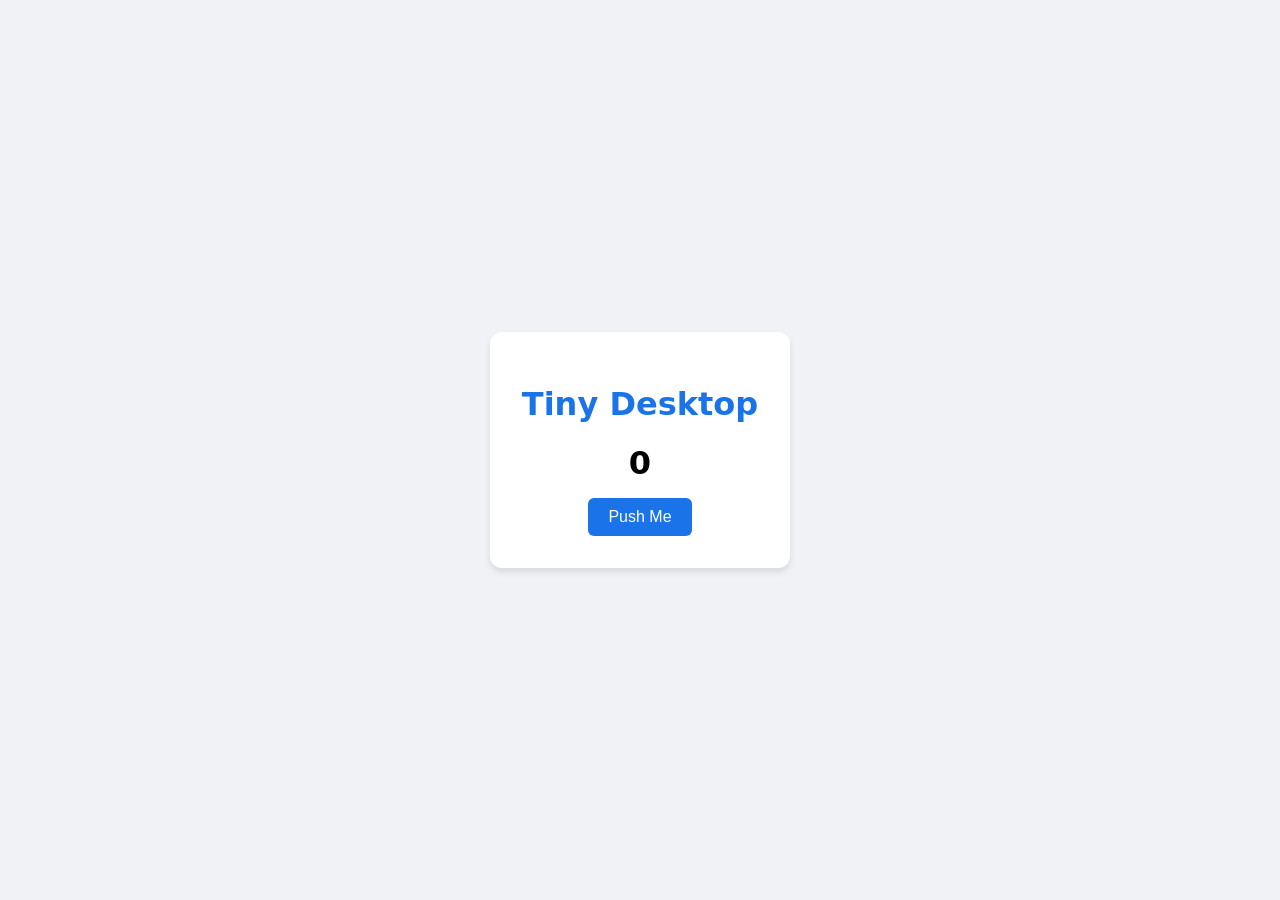
<file: examples/14-webview/src/ui/index.html>
<!DOCTYPE html>
<html>
<head>
    <style>
        body {
            font-family: system-ui, -apple-system, sans-serif;
            display: flex;
            flex-direction: column;
            align-items: center;
            justify-content: center;
            height: 100vh;
            margin: 0;
            background: #f0f2f5;
        }
        h1 { color: #1a73e8; }
        .card {
            background: white;
            padding: 2rem;
            border-radius: 12px;
            box-shadow: 0 4px 6px rgba(0,0,0,0.1);
            text-align: center;
        }
        button {
            background: #1a73e8;
            color: white;
            border: none;
            padding: 10px 20px;
            border-radius: 6px;
            font-size: 1rem;
            cursor: pointer;
            transition: background 0.2s;
        }
        button:hover { background: #1557b0; }
        #display {
            font-size: 2rem;
            margin: 1rem 0;
            font-weight: bold;
        }
    </style>
</head>
<body>
    <div class="card">
        <h1>Tiny Desktop</h1>
        <div id="display">0</div>
        <button onclick="handleIncrement()">Push Me</button>
    </div>

    <script>
        async function handleIncrement() {
            // 'increment' is bound in main.tiny
            const newVal = await window.increment("");
            document.getElementById('display').innerText = newVal;
        }
    </script>
</body>
</html>
</file>
<file: docs/styles.css>
:root {
  color-scheme: light;
  --bg: #f6f4ee;
  --surface: #ffffff;
  --surface-soft: #fbfaf7;
  --ink: #17201f;
  --muted: #63706d;
  --line: #dedbd2;
  --line-strong: #c7c2b7;
  --teal: #007c78;
  --teal-dark: #005f5b;
  --coral: #b55238;
  --amber: #c58a14;
  --code-bg: #101615;
  --code-ink: #e8f2ef;
  --code-line: rgba(255, 255, 255, 0.08);
  --code-head: #17201f;
  --code-muted: #b7c4c0;
  --code-keyword: #ff9f7c;
  --code-string: #7dd3aa;
  --code-template: #f0c674;
  --code-number: #8ab4ff;
  --code-comment: #80908c;
  --code-type: #80cbc4;
  --code-function: #c9a7ff;
  --code-operator: #f6b26b;
  --topbar-bg: rgba(246, 244, 238, 0.92);
  --sidebar-bg: rgba(246, 244, 238, 0.86);
  --note-bg: #fff7e8;
  --note-border: #edd7ad;
  --note-ink: #6e4600;
  --inline-code-bg: rgba(0, 124, 120, 0.1);
  --inline-code-ink: #005f5b;
  --inline-code-border: rgba(0, 124, 120, 0.16);
  --shadow: 0 18px 45px rgba(23, 32, 31, 0.1);
  --radius: 8px;
  --sidebar-width: 280px;
  font-family: Inter, ui-sans-serif, system-ui, -apple-system, BlinkMacSystemFont, "Segoe UI", sans-serif;
}

:root[data-theme="dark"] {
  color-scheme: dark;
  --bg: #0d1413;
  --surface: #121b1a;
  --surface-soft: #172321;
  --ink: #eff7f4;
  --muted: #a4b2ae;
  --line: #263533;
  --line-strong: #3a4c49;
  --teal: #43c7bd;
  --teal-dark: #8de8df;
  --coral: #ff9a78;
  --amber: #f2be5c;
  --code-bg: #07100f;
  --code-ink: #e7f1ee;
  --code-line: rgba(255, 255, 255, 0.1);
  --code-head: #0b1514;
  --code-muted: #9cafaa;
  --code-keyword: #ff9f7c;
  --code-string: #91e6b7;
  --code-template: #ffd166;
  --code-number: #8ab4ff;
  --code-comment: #788985;
  --code-type: #80cbc4;
  --code-function: #d5b8ff;
  --code-operator: #f6b26b;
  --topbar-bg: rgba(13, 20, 19, 0.9);
  --sidebar-bg: rgba(13, 20, 19, 0.88);
  --note-bg: #261d0f;
  --note-border: #5a4323;
  --note-ink: #f7cc82;
  --inline-code-bg: rgba(67, 199, 189, 0.12);
  --inline-code-ink: #9ff0e8;
  --inline-code-border: rgba(67, 199, 189, 0.22);
  --shadow: 0 18px 45px rgba(0, 0, 0, 0.28);
}

@media (prefers-color-scheme: dark) {
  :root:not([data-theme="light"]) {
    color-scheme: dark;
    --bg: #0d1413;
    --surface: #121b1a;
    --surface-soft: #172321;
    --ink: #eff7f4;
    --muted: #a4b2ae;
    --line: #263533;
    --line-strong: #3a4c49;
    --teal: #43c7bd;
    --teal-dark: #8de8df;
    --coral: #ff9a78;
    --amber: #f2be5c;
    --code-bg: #07100f;
    --code-ink: #e7f1ee;
    --code-line: rgba(255, 255, 255, 0.1);
    --code-head: #0b1514;
    --code-muted: #9cafaa;
    --code-keyword: #ff9f7c;
    --code-string: #91e6b7;
    --code-template: #ffd166;
    --code-number: #8ab4ff;
    --code-comment: #788985;
    --code-type: #80cbc4;
    --code-function: #d5b8ff;
    --code-operator: #f6b26b;
    --topbar-bg: rgba(13, 20, 19, 0.9);
    --sidebar-bg: rgba(13, 20, 19, 0.88);
    --note-bg: #261d0f;
    --note-border: #5a4323;
    --note-ink: #f7cc82;
    --inline-code-bg: rgba(67, 199, 189, 0.12);
    --inline-code-ink: #9ff0e8;
    --inline-code-border: rgba(67, 199, 189, 0.22);
    --shadow: 0 18px 45px rgba(0, 0, 0, 0.28);
  }
}

* {
  box-sizing: border-box;
}

html {
  scroll-behavior: smooth;
}

body {
  margin: 0;
  background: var(--bg);
  color: var(--ink);
  line-height: 1.6;
}

body.nav-open {
  overflow: hidden;
}

a {
  color: inherit;
}

img {
  display: block;
  max-width: 100%;
}

pre {
  margin: 0;
  overflow-x: hidden;
  background: var(--code-bg);
  color: var(--code-ink);
  border-radius: var(--radius);
  border: 1px solid var(--code-line);
  box-shadow: inset 0 1px 0 rgba(255, 255, 255, 0.04);
  white-space: pre-wrap;
}

pre.code-with-toolbar {
  border-top: 0;
  border-top-left-radius: 0;
  border-top-right-radius: 0;
}

code {
  font-family: "SFMono-Regular", Consolas, "Liberation Mono", monospace;
  font-size: 0.92rem;
}

pre code {
  display: block;
  padding: 1.05rem;
  line-height: 1.55;
  white-space: pre-wrap;
  overflow-wrap: anywhere;
  tab-size: 4;
}

p code,
li code,
strong code,
h3 code,
.inline-code {
  background: var(--inline-code-bg);
  color: var(--inline-code-ink);
  border: 1px solid var(--inline-code-border);
  padding: 0.08rem 0.32rem;
  border-radius: 5px;
}

.tok-keyword {
  color: var(--code-keyword);
  font-weight: 700;
}

.tok-string {
  color: var(--code-string);
}

.tok-template {
  color: var(--code-template);
}

.tok-number {
  color: var(--code-number);
}

.tok-comment {
  color: var(--code-comment);
  font-style: italic;
}

.tok-type {
  color: var(--code-type);
  font-weight: 700;
}

.tok-function {
  color: var(--code-function);
}

.tok-operator {
  color: var(--code-operator);
}

.code-toolbar {
  display: flex;
  align-items: center;
  justify-content: space-between;
  min-height: 38px;
  padding: 0 0.75rem;
  margin-top: 0.75rem;
  background: var(--code-head);
  color: var(--code-muted);
  border: 1px solid var(--code-line);
  border-bottom: 0;
  border-top-left-radius: var(--radius);
  border-top-right-radius: var(--radius);
}

.code-toolbar span {
  font-family: "SFMono-Regular", Consolas, "Liberation Mono", monospace;
  font-size: 0.76rem;
  font-weight: 800;
  text-transform: uppercase;
}

.code-block-wrap {
  min-width: 0;
}

.copy-button {
  min-height: 28px;
  border: 1px solid var(--code-line);
  border-radius: 6px;
  background: rgba(255, 255, 255, 0.06);
  color: var(--code-ink);
  padding: 0 0.58rem;
  font: inherit;
  font-size: 0.76rem;
  font-weight: 800;
  cursor: pointer;
}

.copy-button:hover,
.copy-button.copied {
  border-color: var(--teal);
  color: var(--teal-dark);
}

.skip-link {
  position: absolute;
  left: 1rem;
  top: 0;
  transform: translateY(-140%);
  padding: 0.7rem 1rem;
  background: var(--ink);
  color: white;
  border-radius: 0 0 var(--radius) var(--radius);
  z-index: 100;
}

.skip-link:focus {
  transform: translateY(0);
}

.topbar {
  position: sticky;
  top: 0;
  z-index: 50;
  display: flex;
  align-items: center;
  justify-content: space-between;
  min-height: 72px;
  padding: 0 1.25rem;
  background: var(--topbar-bg);
  border-bottom: 1px solid var(--line);
  backdrop-filter: blur(16px);
}

.brand {
  display: inline-flex;
  align-items: center;
  gap: 0.75rem;
  text-decoration: none;
  min-width: 0;
}

.brand img {
  width: 40px;
  height: 40px;
  border-radius: 8px;
}

.brand span {
  display: grid;
  line-height: 1.15;
}

.brand strong {
  font-size: 1.05rem;
}

.brand small {
  color: var(--muted);
  font-size: 0.78rem;
}

.top-actions,
.top-links {
  display: flex;
  align-items: center;
}

.top-actions {
  gap: 0.55rem;
  min-width: 0;
}

.top-links {
  gap: 0.25rem;
}

.top-links a,
.sidebar-nav a,
.button {
  text-decoration: none;
}

.top-links a {
  padding: 0.55rem 0.8rem;
  border-radius: 6px;
  color: var(--muted);
  font-weight: 650;
  font-size: 0.92rem;
}

.top-links a:hover {
  background: rgba(0, 124, 120, 0.09);
  color: var(--teal-dark);
}

.theme-toggle {
  display: inline-flex;
  align-items: center;
  gap: 0.45rem;
  min-height: 42px;
  border: 1px solid var(--line);
  border-radius: 7px;
  background: var(--surface);
  color: var(--ink);
  padding: 0 0.72rem;
  font: inherit;
  font-size: 0.9rem;
  font-weight: 800;
  cursor: pointer;
}

.theme-toggle:hover {
  border-color: var(--teal);
  color: var(--teal-dark);
}

.theme-icon {
  width: 16px;
  height: 16px;
  border-radius: 50%;
  background: var(--ink);
  box-shadow: inset -5px -3px 0 var(--surface);
}

:root[data-theme="light"] .theme-icon {
  background: var(--amber);
  box-shadow: 0 0 0 3px rgba(197, 138, 20, 0.14);
}

.nav-toggle {
  display: none;
  width: 42px;
  height: 42px;
  border: 1px solid var(--line);
  border-radius: 7px;
  background: var(--surface);
  padding: 0;
}

.nav-toggle span {
  display: block;
  width: 18px;
  height: 2px;
  margin: 4px auto;
  background: var(--ink);
}

.layout {
  display: grid;
  grid-template-columns: var(--sidebar-width) minmax(0, 1fr);
}

.sidebar {
  position: sticky;
  top: 72px;
  height: calc(100vh - 72px);
  padding: 1rem;
  border-right: 1px solid var(--line);
  overflow-y: auto;
  background: var(--sidebar-bg);
}

.search {
  display: grid;
  gap: 0.45rem;
  margin-bottom: 1rem;
}

.search span {
  color: var(--muted);
  font-size: 0.77rem;
  font-weight: 800;
  text-transform: uppercase;
}

.search small {
  color: var(--muted);
  font-size: 0.78rem;
}

.search input {
  width: 100%;
  min-height: 42px;
  border: 1px solid var(--line-strong);
  border-radius: 7px;
  background: var(--surface);
  color: var(--ink);
  padding: 0 0.8rem;
  font: inherit;
}

.search input:focus {
  outline: 3px solid rgba(0, 124, 120, 0.18);
  border-color: var(--teal);
}

.sidebar-nav {
  display: grid;
  gap: 0.15rem;
}

.sidebar-nav a {
  display: block;
  padding: 0.56rem 0.72rem;
  border-radius: 6px;
  color: var(--muted);
  font-size: 0.94rem;
  font-weight: 650;
}

.sidebar-nav a:hover,
.sidebar-nav a.active {
  background: var(--surface);
  color: var(--teal-dark);
  box-shadow: 0 0 0 1px var(--line);
}

.content {
  min-width: 0;
  padding: 1.4rem clamp(1rem, 4vw, 3.5rem) 3rem;
}

.doc-section {
  max-width: 1120px;
  margin: 0 auto 1rem;
  padding: clamp(1.25rem, 3vw, 2.25rem);
  background: var(--surface);
  border: 1px solid var(--line);
  border-radius: var(--radius);
  box-shadow: 0 1px 0 rgba(23, 32, 31, 0.04);
  scroll-margin-top: 92px;
}

.doc-section.hidden {
  display: none;
}

.hero {
  display: grid;
  grid-template-columns: minmax(0, 1fr) minmax(320px, 0.9fr);
  gap: clamp(1.25rem, 4vw, 3rem);
  align-items: center;
  min-height: calc(100vh - 112px);
  background: var(--surface-soft);
}

.hero-copy h1 {
  max-width: 760px;
  margin: 0;
  font-size: clamp(2.35rem, 6vw, 5.4rem);
  line-height: 0.98;
  font-weight: 850;
}

.lede {
  max-width: 760px;
  color: var(--muted);
  font-size: clamp(1.02rem, 2vw, 1.22rem);
  margin: 1.2rem 0 0;
}

.eyebrow {
  margin: 0 0 0.6rem;
  color: var(--coral);
  font-size: 0.78rem;
  font-weight: 850;
  text-transform: uppercase;
}

.hero-actions {
  display: flex;
  flex-wrap: wrap;
  gap: 0.75rem;
  margin-top: 1.6rem;
}

.button {
  display: inline-flex;
  align-items: center;
  justify-content: center;
  min-height: 44px;
  padding: 0.65rem 1rem;
  border-radius: 7px;
  font-weight: 800;
  border: 1px solid transparent;
}

.button.primary {
  background: var(--teal);
  color: white;
}

.button.primary:hover {
  background: var(--teal-dark);
}

.button.secondary {
  background: var(--surface);
  border-color: var(--line-strong);
  color: var(--ink);
}

.button.secondary:hover {
  border-color: var(--teal);
  color: var(--teal-dark);
}

.hero-panel {
  overflow: hidden;
  border-radius: var(--radius);
  background: var(--code-bg);
  box-shadow: var(--shadow);
  min-width: 0;
}

.panel-head {
  display: flex;
  align-items: center;
  gap: 0.45rem;
  min-height: 42px;
  padding: 0 0.8rem;
  background: var(--code-head);
  color: var(--code-muted);
  border-bottom: 1px solid var(--code-line);
}

.panel-head span {
  width: 10px;
  height: 10px;
  border-radius: 50%;
  background: var(--coral);
}

.panel-head span:nth-child(2) {
  background: var(--amber);
}

.panel-head span:nth-child(3) {
  background: var(--teal);
}

.panel-head strong {
  margin-left: auto;
  font-size: 0.8rem;
}

.panel-head .copy-button {
  margin-left: 0.25rem;
}

.hero-panel pre {
  border: 0;
  border-radius: 0;
  box-shadow: none;
}

.compact-grid,
.reference-grid {
  display: grid;
  gap: 1rem;
}

.compact-grid {
  grid-template-columns: repeat(4, minmax(0, 1fr));
}

.reference-grid {
  grid-template-columns: repeat(2, minmax(0, 1fr));
}

.compact-grid > *,
.reference-grid > *,
.steps > *,
.split > *,
.example-list > * {
  min-width: 0;
}

.feature,
.reference-grid article,
.steps article {
  background: var(--surface-soft);
  border: 1px solid var(--line);
  border-radius: var(--radius);
  padding: 1rem;
}

.feature strong,
.reference-grid h3,
.steps h3,
.split h3 {
  display: block;
  margin: 0 0 0.5rem;
  font-size: 1rem;
}

.feature p,
.reference-grid p,
.split p,
.note p {
  color: var(--muted);
  margin: 0.45rem 0 0;
}

.section-heading {
  max-width: 820px;
  margin-bottom: 1.25rem;
}

.section-heading h2 {
  margin: 0;
  font-size: clamp(1.75rem, 4vw, 3rem);
  line-height: 1.05;
}

.section-heading p:last-child {
  margin: 0.65rem 0 0;
  color: var(--muted);
  font-size: 1.04rem;
}

.steps {
  display: grid;
  grid-template-columns: repeat(3, minmax(0, 1fr));
  gap: 1rem;
}

.steps article {
  display: grid;
  gap: 0.75rem;
}

.steps article > span {
  display: inline-grid;
  place-items: center;
  width: 34px;
  height: 34px;
  border-radius: 7px;
  background: rgba(0, 124, 120, 0.12);
  color: var(--teal-dark);
  font-weight: 850;
}

.note {
  margin-top: 1rem;
  padding: 1rem;
  background: var(--note-bg);
  border: 1px solid var(--note-border);
  border-radius: var(--radius);
}

.note strong {
  color: var(--note-ink);
}

.split {
  display: grid;
  grid-template-columns: minmax(0, 1fr) minmax(0, 1fr);
  gap: 1rem;
  align-items: start;
}

.plain-list {
  display: grid;
  gap: 0.6rem;
  margin: 0;
  padding-left: 1.1rem;
  color: var(--muted);
}

.plain-list strong {
  color: var(--ink);
}

.runtime-diagram {
  display: grid;
  grid-template-columns: repeat(6, minmax(0, 1fr));
  gap: 0.75rem;
  margin-bottom: 1rem;
}

.runtime-diagram div {
  position: relative;
  display: grid;
  align-content: start;
  gap: 0.35rem;
  min-height: 112px;
  padding: 1rem;
  background: var(--surface-soft);
  border: 1px solid var(--line);
  border-radius: var(--radius);
}

.runtime-diagram div:not(:last-child)::after {
  content: "";
  position: absolute;
  top: 50%;
  right: -0.58rem;
  width: 0.38rem;
  height: 0.38rem;
  border-top: 2px solid var(--teal);
  border-right: 2px solid var(--teal);
  transform: translateY(-50%) rotate(45deg);
  background: var(--surface);
  z-index: 1;
}

.runtime-diagram strong {
  color: var(--ink);
  line-height: 1.2;
}

.runtime-diagram span {
  color: var(--muted);
  font-size: 0.9rem;
}

.module-table {
  display: grid;
  overflow: hidden;
  border: 1px solid var(--line);
  border-radius: var(--radius);
  background: var(--surface-soft);
}

.module-table > div {
  display: grid;
  grid-template-columns: 170px minmax(0, 1fr);
  gap: 1rem;
  padding: 0.9rem 1rem;
  border-bottom: 1px solid var(--line);
}

.module-table > div:last-child {
  border-bottom: 0;
}

.module-table strong {
  color: var(--teal-dark);
}

.module-table span {
  color: var(--muted);
}

.example-list {
  display: grid;
  grid-template-columns: repeat(2, minmax(0, 1fr));
  gap: 0.75rem;
}

.example-list a {
  display: grid;
  gap: 0.22rem;
  padding: 0.9rem;
  background: var(--surface-soft);
  border: 1px solid var(--line);
  border-radius: var(--radius);
  text-decoration: none;
}

.example-list a:hover {
  border-color: var(--teal);
  box-shadow: 0 8px 24px rgba(0, 124, 120, 0.08);
}

.example-list span {
  color: var(--muted);
  font-size: 0.92rem;
}

.section-pager {
  display: grid;
  grid-template-columns: repeat(2, minmax(0, 1fr));
  gap: 0.75rem;
  margin-top: 1.25rem;
  padding-top: 1rem;
  border-top: 1px solid var(--line);
}

.pager-link {
  display: grid;
  gap: 0.2rem;
  min-height: 72px;
  padding: 0.9rem;
  background: var(--surface-soft);
  border: 1px solid var(--line);
  border-radius: var(--radius);
  text-decoration: none;
}

.pager-link:hover {
  border-color: var(--teal);
  box-shadow: 0 8px 24px rgba(0, 124, 120, 0.08);
}

.pager-link span {
  color: var(--muted);
  font-size: 0.78rem;
  font-weight: 850;
  text-transform: uppercase;
}

.pager-link strong {
  color: var(--ink);
}

.pager-link.next {
  text-align: right;
}

.pager-link.previous:last-child {
  grid-column: 1 / -1;
}

.pager-link.next:first-child {
  grid-column: 1 / -1;
}

.footer {
  max-width: 1120px;
  margin: 1rem auto 0;
  display: flex;
  align-items: center;
  gap: 0.8rem;
  padding: 1rem 0.25rem;
  color: var(--muted);
}

.footer p {
  margin: 0;
  flex: 1;
}

.footer a {
  color: var(--teal-dark);
  font-weight: 800;
  text-decoration: none;
}

.empty-state {
  max-width: 1120px;
  margin: 0 auto 1rem;
  padding: 1.25rem;
  background: var(--surface);
  border: 1px solid var(--line);
  border-radius: var(--radius);
  color: var(--muted);
}

@media (max-width: 1120px) {
  .compact-grid,
  .reference-grid {
    grid-template-columns: repeat(2, minmax(0, 1fr));
  }

  .runtime-diagram {
    grid-template-columns: repeat(3, minmax(0, 1fr));
  }

  .runtime-diagram div:nth-child(3)::after {
    display: none;
  }

  .hero {
    grid-template-columns: 1fr;
    min-height: auto;
  }
}

@media (max-width: 860px) {
  .top-links {
    display: none;
  }

  .nav-toggle {
    display: block;
  }

  .layout {
    grid-template-columns: 1fr;
  }

  .sidebar {
    position: fixed;
    inset: 72px 0 auto 0;
    height: calc(100vh - 72px);
    transform: translateX(-100%);
    transition: transform 180ms ease;
    z-index: 40;
    background: var(--bg);
    border-right: 0;
    border-bottom: 1px solid var(--line);
  }

  body.nav-open .sidebar {
    transform: translateX(0);
  }

  .content {
    padding-inline: 0.85rem;
  }

  .hero-copy h1 {
    font-size: clamp(2.1rem, 12vw, 3.7rem);
  }

  .steps,
  .split,
  .runtime-diagram,
  .example-list {
    grid-template-columns: 1fr;
  }

  .runtime-diagram div::after {
    display: none;
  }
}

@media (max-width: 620px) {
  .topbar {
    min-height: 66px;
  }

  .brand small {
    display: none;
  }

  .theme-label {
    display: none;
  }

  .theme-toggle {
    width: 42px;
    justify-content: center;
    padding: 0;
  }

  .sidebar {
    inset: 66px 0 auto 0;
    height: calc(100vh - 66px);
  }

  .doc-section {
    padding: 1rem;
    scroll-margin-top: 82px;
  }

  .compact-grid,
  .reference-grid {
    grid-template-columns: 1fr;
  }

  .module-table > div {
    grid-template-columns: 1fr;
    gap: 0.3rem;
  }

  pre code {
    font-size: 0.82rem;
    padding: 0.85rem;
  }

  .button {
    width: 100%;
  }

  .section-pager {
    grid-template-columns: 1fr;
  }

  .pager-link.next {
    text-align: left;
  }

  .footer {
    align-items: flex-start;
    flex-direction: column;
  }
}
</file>
